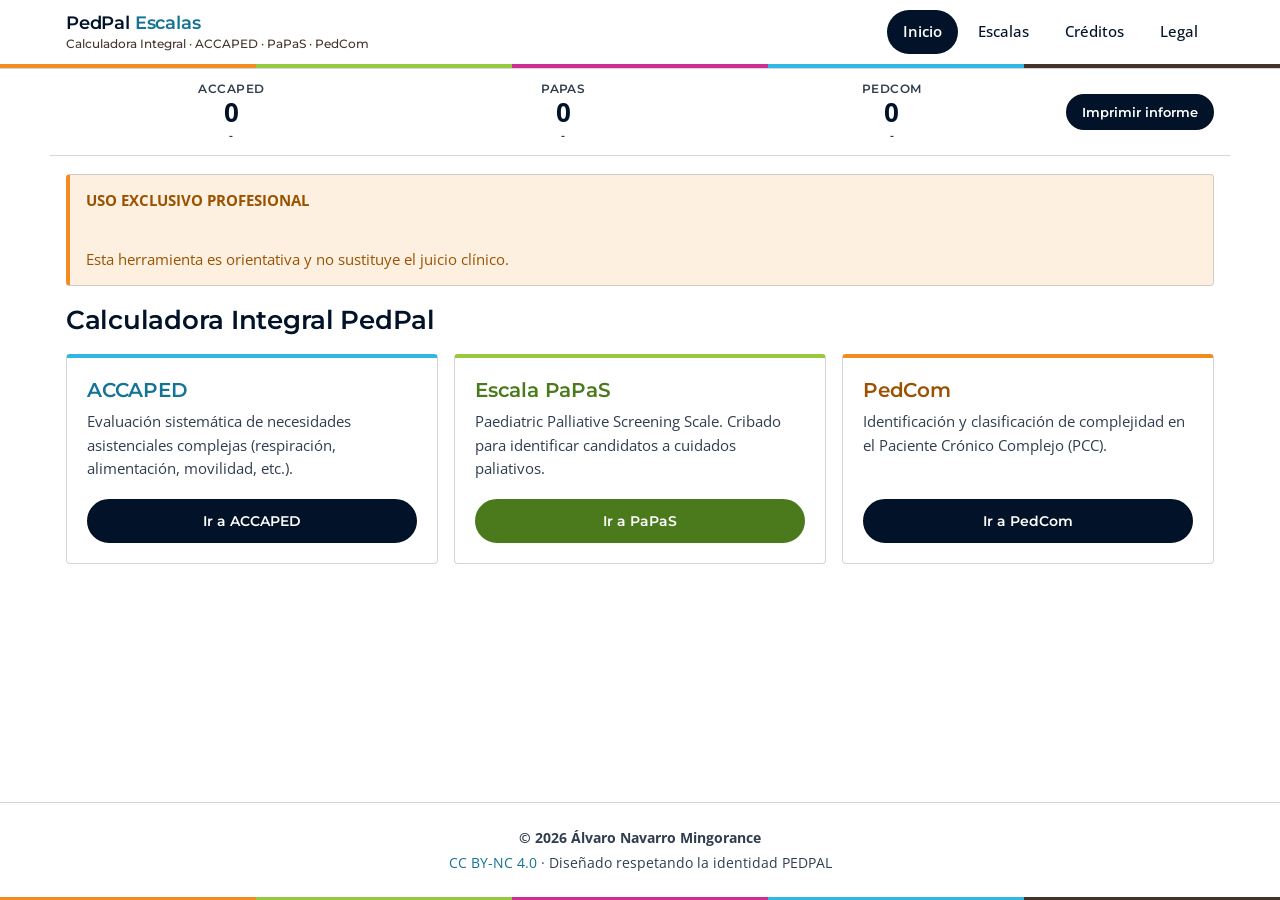
<file: index.html>
<!DOCTYPE html>
<html lang="es">

<head>
    <meta charset="UTF-8">
    <meta name="viewport" content="width=device-width, initial-scale=1.0, viewport-fit=cover">
    <meta name="theme-color" content="#ffffff">
    <meta name="color-scheme" content="light">
    <meta name="author" content="Álvaro Navarro Mingorance">
    <meta name="description" content="Calculadora Integral PedPal — ACCAPED, Escala PaPaS y PedCom Ampliada para cuidados paliativos pediátricos.">

    <!-- PWA -->
    <link rel="manifest" href="./manifest.webmanifest">
    <link rel="icon" href="./icon.svg" type="image/svg+xml">
    <link rel="icon" href="./favicon-32.png" sizes="32x32" type="image/png">
    <link rel="apple-touch-icon" href="./apple-touch-icon.png">
    <meta name="apple-mobile-web-app-capable" content="yes">
    <meta name="mobile-web-app-capable" content="yes">
    <meta name="apple-mobile-web-app-status-bar-style" content="default">
    <meta name="apple-mobile-web-app-title" content="PedPal Escalas">

    <!-- Fuentes PEDPAL -->
    <link rel="preconnect" href="https://fonts.googleapis.com">
    <link rel="preconnect" href="https://fonts.gstatic.com" crossorigin>
    <link rel="stylesheet" href="https://fonts.googleapis.com/css2?family=Montserrat:wght@500;600&family=Open+Sans:ital,wght@0,400;0,600;0,700;1,400&display=swap">

    <title>Calculadora Integral PedPal</title>
    <link rel="stylesheet" href="css/style.css">
</head>

<body>

    <!-- CABECERA STICKY + franja -->
    <header class="pp-header">
        <div class="wrap">
            <div class="bar">
                <a class="brand" href="#home" aria-label="Inicio PedPal Escalas">
                    <h1>PedPal<span> Escalas</span></h1>
                    <p>Calculadora Integral · ACCAPED · PaPaS · PedCom</p>
                </a>
                <nav class="pp-top-nav" aria-label="Secciones principales">
                    <ul>
                        <li><a class="nav-link active" href="#home" data-target="home">Inicio</a></li>
                        <li><a class="nav-link" href="#calculator" data-target="calculator">Escalas</a></li>
                        <li><a class="nav-link" href="#credits" data-target="credits">Créditos</a></li>
                        <li><a class="nav-link" href="#legal" data-target="legal">Legal</a></li>
                    </ul>
                </nav>
            </div>
        </div>
        <div class="franja" aria-hidden="true">
            <i></i><i></i><i></i><i></i><i></i>
        </div>
    </header>

    <!-- DASHBOARD bar con scores -->
    <div class="dashboard-bar" role="region" aria-label="Resumen de puntuaciones">
        <div class="dash-item">
            <span class="dash-label">ACCAPED</span>
            <span class="dash-value" id="dash-acca-score">0</span>
            <span class="dash-interp" id="dash-acca-interp">-</span>
        </div>
        <div class="dash-item">
            <span class="dash-label">PaPaS</span>
            <span class="dash-value" id="dash-papas-score">0</span>
            <span class="dash-interp" id="dash-papas-interp">-</span>
        </div>
        <div class="dash-item">
            <span class="dash-label">PedCom</span>
            <span class="dash-value" id="dash-pedcom-score">0</span>
            <span class="dash-interp" id="dash-pedcom-interp">-</span>
        </div>
        <div class="dash-item action">
            <button class="btn btn-sm btn-primary" onclick="printReport()">Imprimir informe</button>
        </div>
    </div>

    <main class="pp-main">
        <div class="wrap">

            <!-- SECTION: HOME -->
            <section id="home" class="section-container active" aria-labelledby="home-title">
                <div class="card disclaimer-box">
                    <strong>USO EXCLUSIVO PROFESIONAL</strong><br>
                    Esta herramienta es orientativa y no sustituye el juicio clínico.
                </div>

                <h1 class="page-title" id="home-title">Calculadora Integral PedPal</h1>

                <div class="home-grid">
                    <div class="scale-card acca">
                        <h3>ACCAPED</h3>
                        <p>Evaluación sistemática de necesidades asistenciales complejas
                            (respiración, alimentación, movilidad, etc.).</p>
                        <button class="btn btn-primary" onclick="goToScale('acca')">Ir a ACCAPED</button>
                    </div>

                    <div class="scale-card papas">
                        <h3>Escala PaPaS</h3>
                        <p>Paediatric Palliative Screening Scale. Cribado para identificar
                            candidatos a cuidados paliativos.</p>
                        <button class="btn btn-success" onclick="goToScale('papas')">Ir a PaPaS</button>
                    </div>

                    <div class="scale-card pedcom">
                        <h3>PedCom</h3>
                        <p>Identificación y clasificación de complejidad en el
                            Paciente Crónico Complejo (PCC).</p>
                        <button class="btn btn-primary" onclick="goToScale('pedcom')">Ir a PedCom</button>
                    </div>
                </div>
            </section>

            <!-- SECTION: CALCULATOR -->
            <section id="calculator" class="section-container" aria-labelledby="calc-title">
                <h1 class="page-title" id="calc-title">Calculadora Integral</h1>

                <div class="patient-form">
                    <div class="form-group">
                        <label for="pt_name">Nombre del paciente</label>
                        <input type="text" id="pt_name" placeholder="Nombre o iniciales">
                    </div>
                    <div class="form-group">
                        <label for="pt_id">NHC / ID</label>
                        <input type="text" id="pt_id" placeholder="Nº historia clínica">
                    </div>
                    <div class="form-group">
                        <label for="pt_dob">Fecha nacimiento</label>
                        <input type="date" id="pt_dob">
                    </div>
                    <div class="form-group">
                        <label for="evaluator">Evaluador</label>
                        <input type="text" id="evaluator" placeholder="Nombre del profesional">
                    </div>
                    <div class="form-group">
                        <label for="eval_date">Fecha evaluación</label>
                        <input type="date" id="eval_date">
                    </div>
                </div>

                <div class="calc-tabs" role="tablist" aria-label="Escalas disponibles">
                    <button class="calc-tab-btn active" data-target="acca" type="button">ACCAPED</button>
                    <button class="calc-tab-btn" data-target="papas" type="button">Escala PaPaS</button>
                    <button class="calc-tab-btn" data-target="pedcom" type="button">PedCom Ampliada</button>
                </div>

                <div id="acca-wrapper" class="calc-content active">
                    <div id="acca-view"></div>

                    <div id="acca-report-footer" class="report-result-box" style="display:none;">
                        <h4>Resultado ACCAPED</h4>
                        <div class="report-score" id="report-acca-score">-</div>
                        <div class="report-interp" id="report-acca-interp">-</div>
                    </div>

                    <div class="actions" style="margin-top: 16px; justify-content: flex-end;">
                        <button class="btn btn-secondary btn-sm" onclick="resetScale('acca')" type="button">Limpiar ACCAPED</button>
                    </div>
                </div>

                <div id="papas-wrapper" class="calc-content">
                    <div id="papas-view"></div>

                    <div id="papas-report-footer" class="report-result-box" style="display:none;">
                        <h4>Resultado PaPaS</h4>
                        <div class="report-score" id="report-papas-score">-</div>
                        <div class="report-interp" id="report-papas-interp">-</div>
                    </div>

                    <div class="actions" style="margin-top: 16px; justify-content: flex-end;">
                        <button class="btn btn-secondary btn-sm" onclick="resetScale('papas')" type="button">Limpiar PaPaS</button>
                    </div>
                </div>

                <div id="pedcom-wrapper" class="calc-content">
                    <div id="pedcom-phase1"></div>

                    <div id="phase-2-container">
                        <div class="phase-notice">
                            PACIENTE IDENTIFICADO COMO CRÓNICO COMPLEJO (puntuación ≥ 6.5).<br>
                            Complete los siguientes ítems para establecer el grado de complejidad.
                        </div>
                        <div id="pedcom-phase2"></div>
                    </div>

                    <div id="pedcom-report-footer" class="report-result-box" style="display:none;">
                        <h4>Resultado PedCom</h4>
                        <div class="report-score" id="report-pedcom-score">-</div>
                        <div class="report-interp" id="report-pedcom-interp">-</div>
                    </div>

                    <div class="actions" style="margin-top: 16px; justify-content: flex-end;">
                        <button class="btn btn-secondary btn-sm" onclick="resetScale('pedcom')" type="button">Limpiar PedCom</button>
                    </div>
                </div>

                <p style="margin-top: 24px; font-size: 0.82rem; color: var(--pp-ink-muted); text-align: center;">
                    * Los resultados son orientativos y deben interpretarse por un profesional sanitario en el contexto clínico del paciente.
                </p>
            </section>

            <!-- SECTION: CREDITS -->
            <section id="credits" class="section-container" aria-labelledby="credits-title">
                <h1 class="page-title" id="credits-title">Créditos y bibliografía</h1>
                <div class="card">
                    <h3>Bibliografía</h3>
                    <ul class="credits-list">
                        <li><strong>ACCAPED:</strong> Benini F, et al. <em>«Accertamento dei bisogni Clinico-Assistenziali Complessi in PEDiatria»</em>. Validación italiana de herramienta de evaluación de complejidad asistencial.</li>
                        <li><strong>PaPaS Scale:</strong> Bergstraesser E, et al. <em>«Paediatric Palliative Screening Scale (PaPaS Scale): assessment of palliative care needs in children with life-limiting diseases»</em>.</li>
                        <li><strong>PedCom Ampliada:</strong> Basado en tesis doctoral y publicaciones en <em>Anales de Pediatría</em> sobre identificación y clasificación de pacientes crónicos complejos pediátricos.</li>
                    </ul>
                </div>

                <div class="card">
                    <h3>Licencia</h3>
                    <p>© 2026 Álvaro Navarro Mingorance. Esta aplicación es una obra derivada para uso profesional y docente.</p>
                    <p>Publicada bajo licencia <a href="https://creativecommons.org/licenses/by-nc/4.0/deed.es" target="_blank" rel="noopener">Creative Commons Reconocimiento-NoComercial 4.0 Internacional (CC BY-NC 4.0)</a>.</p>
                    <p style="font-size: 0.85rem; color: var(--pp-ink-muted);">La licencia cubre el código y textos propios de la app. El material de referencia (escalas publicadas, manuales y artículos citados) conserva los derechos de sus titulares.</p>
                </div>
            </section>

            <!-- SECTION: LEGAL -->
            <section id="legal" class="section-container" aria-labelledby="legal-title">
                <h1 class="page-title" id="legal-title">Aviso legal y clínico</h1>
                <div class="card disclaimer-box">
                    <strong>AVISO IMPORTANTE:</strong>
                    <p style="margin: 8px 0 0 0;">El uso de esta aplicación está destinado exclusivamente a profesionales sanitarios. La información y los cálculos tienen carácter orientativo y no sustituyen el juicio clínico ni el diagnóstico médico. El autor no se responsabiliza del uso inadecuado de la herramienta ni de las decisiones clínicas tomadas en base a sus resultados.</p>
                </div>
                <div class="card">
                    <h3>Identidad</h3>
                    <p>El diseño sigue el sistema de identidad visual PEDPAL (Sociedad Española de Cuidados Paliativos Pediátricos): tipografías Montserrat y Open Sans, paleta corporativa (naranja, verde, fucsia, azul, marrón) y franja multicolor.</p>
                </div>
                <div class="card">
                    <h3>Instalación como aplicación (PWA)</h3>
                    <p><strong>Android (Chrome):</strong> abra la URL → menú ⋮ → «Instalar app».</p>
                    <p><strong>iOS (Safari):</strong> abra la URL → Compartir → «Añadir a pantalla de inicio».</p>
                    <p style="font-size: 0.85rem; color: var(--pp-ink-muted);">Tras la primera carga, la app funciona sin conexión.</p>
                </div>
            </section>

        </div>
    </main>

    <footer class="pp-foot">
        <div class="wrap">
            <p><strong>© 2026 Álvaro Navarro Mingorance</strong></p>
            <p><a href="https://creativecommons.org/licenses/by-nc/4.0/deed.es" target="_blank" rel="noopener">CC BY-NC 4.0</a> · Diseñado respetando la identidad PEDPAL</p>
        </div>
    </footer>

    <div class="franja fina" aria-hidden="true">
        <i></i><i></i><i></i><i></i><i></i>
    </div>

    <!-- Espacio para no tapar contenido con la bottom nav -->
    <div class="pp-bottom-pad" aria-hidden="true"></div>

    <!-- NAV INFERIOR fija (móvil/tablet) -->
    <nav class="pp-bottom-nav" aria-label="Navegación principal (móvil)">
        <ul>
            <li>
                <a class="nav-link active" href="#home" data-target="home" aria-label="Inicio">
                    <span class="pill-ic" aria-hidden="true">
                        <svg viewBox="0 0 24 24" fill="none" stroke="currentColor" stroke-width="2" stroke-linecap="round" stroke-linejoin="round"><path d="M3 10 L12 3 L21 10 V20 a1 1 0 0 1 -1 1 H4 a1 1 0 0 1 -1 -1 Z"/><path d="M9 21 V12 h6 v9"/></svg>
                    </span>
                    <span>Inicio</span>
                </a>
            </li>
            <li>
                <a class="nav-link" href="#calculator" data-target="calculator" aria-label="Escalas">
                    <span class="pill-ic" aria-hidden="true">
                        <svg viewBox="0 0 24 24" fill="none" stroke="currentColor" stroke-width="2" stroke-linecap="round" stroke-linejoin="round"><rect x="3" y="4" width="18" height="16" rx="2"/><line x1="7" y1="9" x2="17" y2="9"/><line x1="7" y1="13" x2="17" y2="13"/><line x1="7" y1="17" x2="13" y2="17"/></svg>
                    </span>
                    <span>Escalas</span>
                </a>
            </li>
            <li>
                <button class="nav-link print-btn" type="button" onclick="printReport()" aria-label="Imprimir informe">
                    <span class="pill-ic" aria-hidden="true">
                        <svg viewBox="0 0 24 24" fill="none" stroke="currentColor" stroke-width="2" stroke-linecap="round" stroke-linejoin="round"><path d="M14 2 H6 a2 2 0 0 0 -2 2 v16 a2 2 0 0 0 2 2 h12 a2 2 0 0 0 2 -2 V8 Z"/><polyline points="14 2 14 8 20 8"/><line x1="8" y1="13" x2="16" y2="13"/><line x1="8" y1="17" x2="14" y2="17"/></svg>
                    </span>
                    <span>Informe</span>
                </button>
            </li>
            <li>
                <a class="nav-link" href="#credits" data-target="credits" aria-label="Créditos">
                    <span class="pill-ic" aria-hidden="true">
                        <svg viewBox="0 0 24 24" fill="none" stroke="currentColor" stroke-width="2" stroke-linecap="round" stroke-linejoin="round"><path d="M2 3 h6 a4 4 0 0 1 4 4 v14 a3 3 0 0 0 -3 -3 H2Z"/><path d="M22 3 h-6 a4 4 0 0 0 -4 4 v14 a3 3 0 0 1 3 -3 h7Z"/></svg>
                    </span>
                    <span>Créditos</span>
                </a>
            </li>
            <li>
                <a class="nav-link" href="#legal" data-target="legal" aria-label="Legal">
                    <span class="pill-ic" aria-hidden="true">
                        <svg viewBox="0 0 24 24" fill="none" stroke="currentColor" stroke-width="2" stroke-linecap="round" stroke-linejoin="round"><circle cx="12" cy="12" r="10"/><line x1="12" y1="16" x2="12" y2="12"/><line x1="12" y1="8" x2="12.01" y2="8"/></svg>
                    </span>
                    <span>Legal</span>
                </a>
            </li>
        </ul>
    </nav>

    <!-- SCRIPTS -->
    <script src="js/data.js"></script>
    <script src="js/app.js"></script>

    <!-- Bridge: sincroniza .active entre top-nav y bottom-nav con el mismo data-target -->
    <script>
        (function () {
            function syncNav(target) {
                document.querySelectorAll('.nav-link[data-target]').forEach(function (el) {
                    if (el.getAttribute('data-target') === target) el.classList.add('active');
                    else el.classList.remove('active');
                });
            }
            // Delegación: tras cualquier click sobre un .nav-link con data-target, sincroniza ambos navs
            document.addEventListener('click', function (e) {
                var el = e.target.closest('.nav-link[data-target]');
                if (!el) return;
                var t = el.getAttribute('data-target');
                if (!t) return;
                // app.js ya habrá cambiado el section-container; sincronizamos navs
                setTimeout(function () { syncNav(t); }, 0);
            });
        })();

        // Service worker
        if ('serviceWorker' in navigator) {
            window.addEventListener('load', function () {
                navigator.serviceWorker.register('./sw.js').catch(function () {});
            });
        }
    </script>
</body>

</html>
</file>
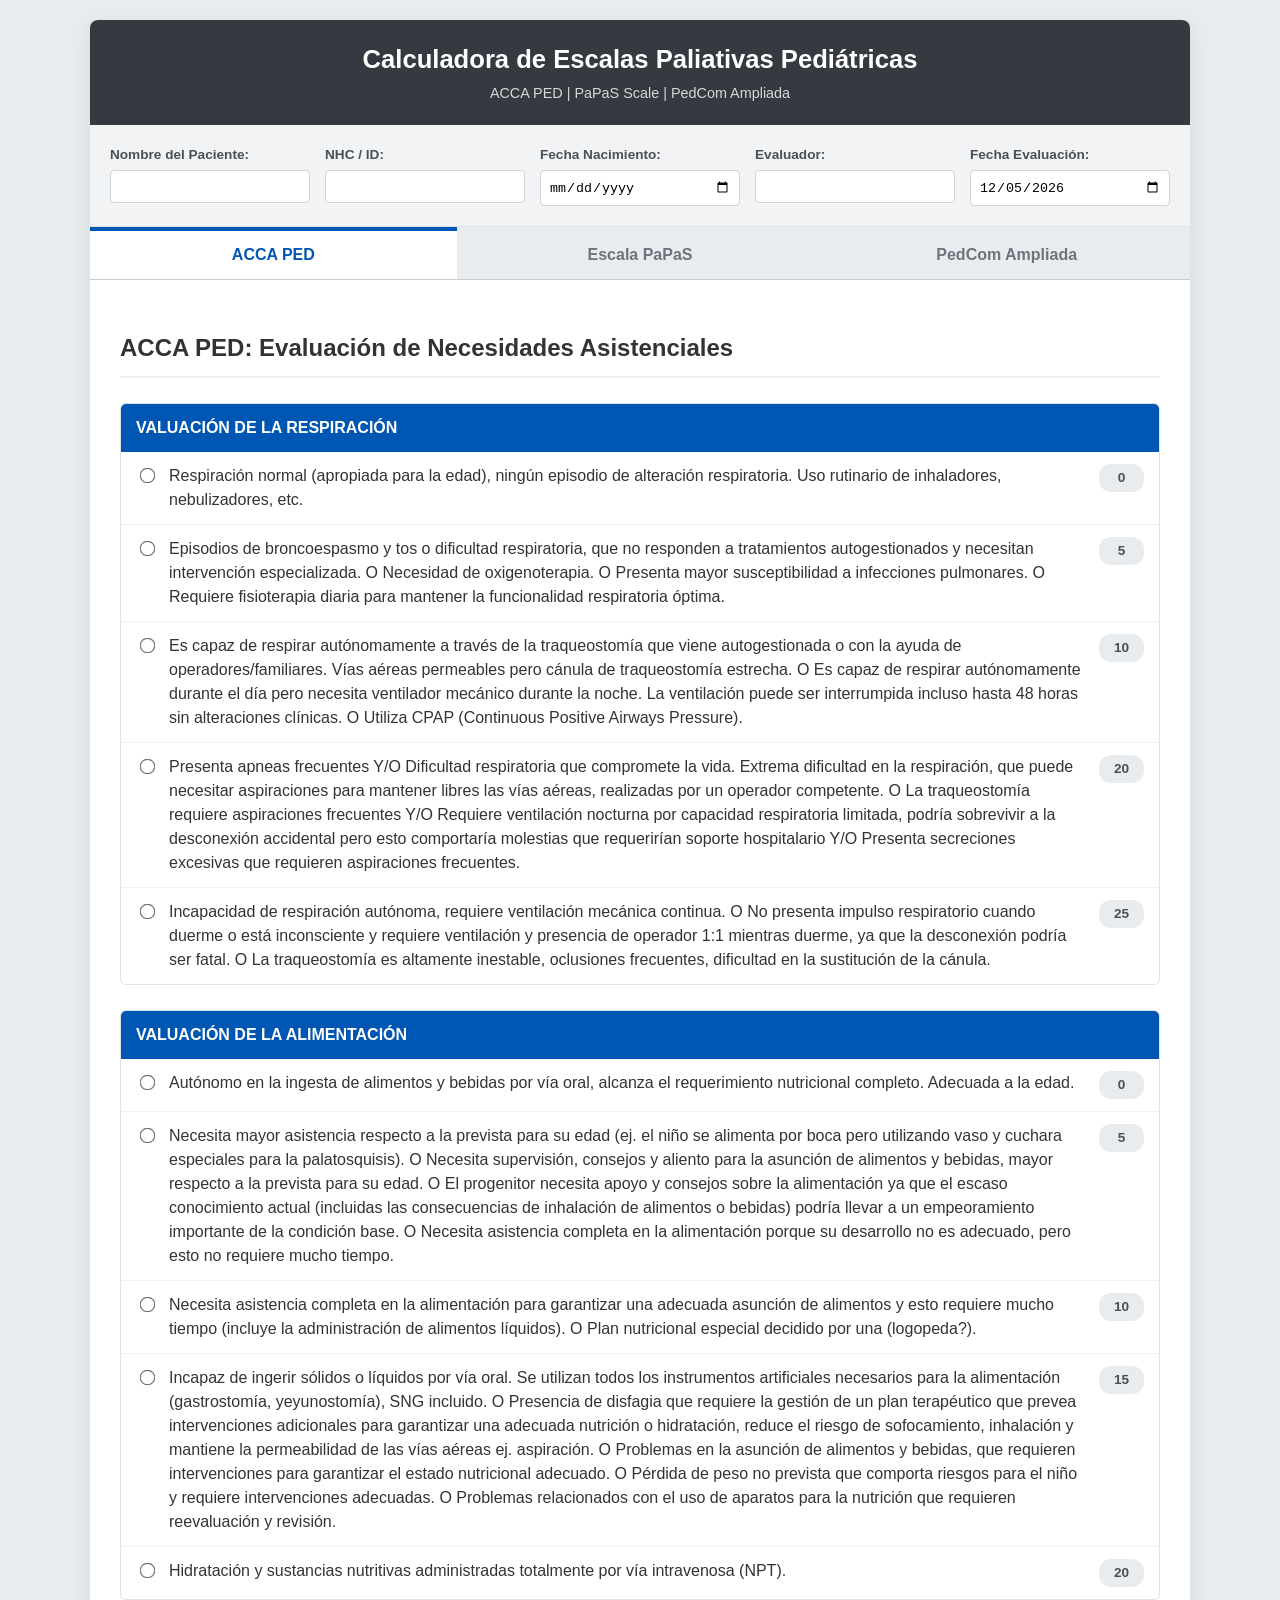
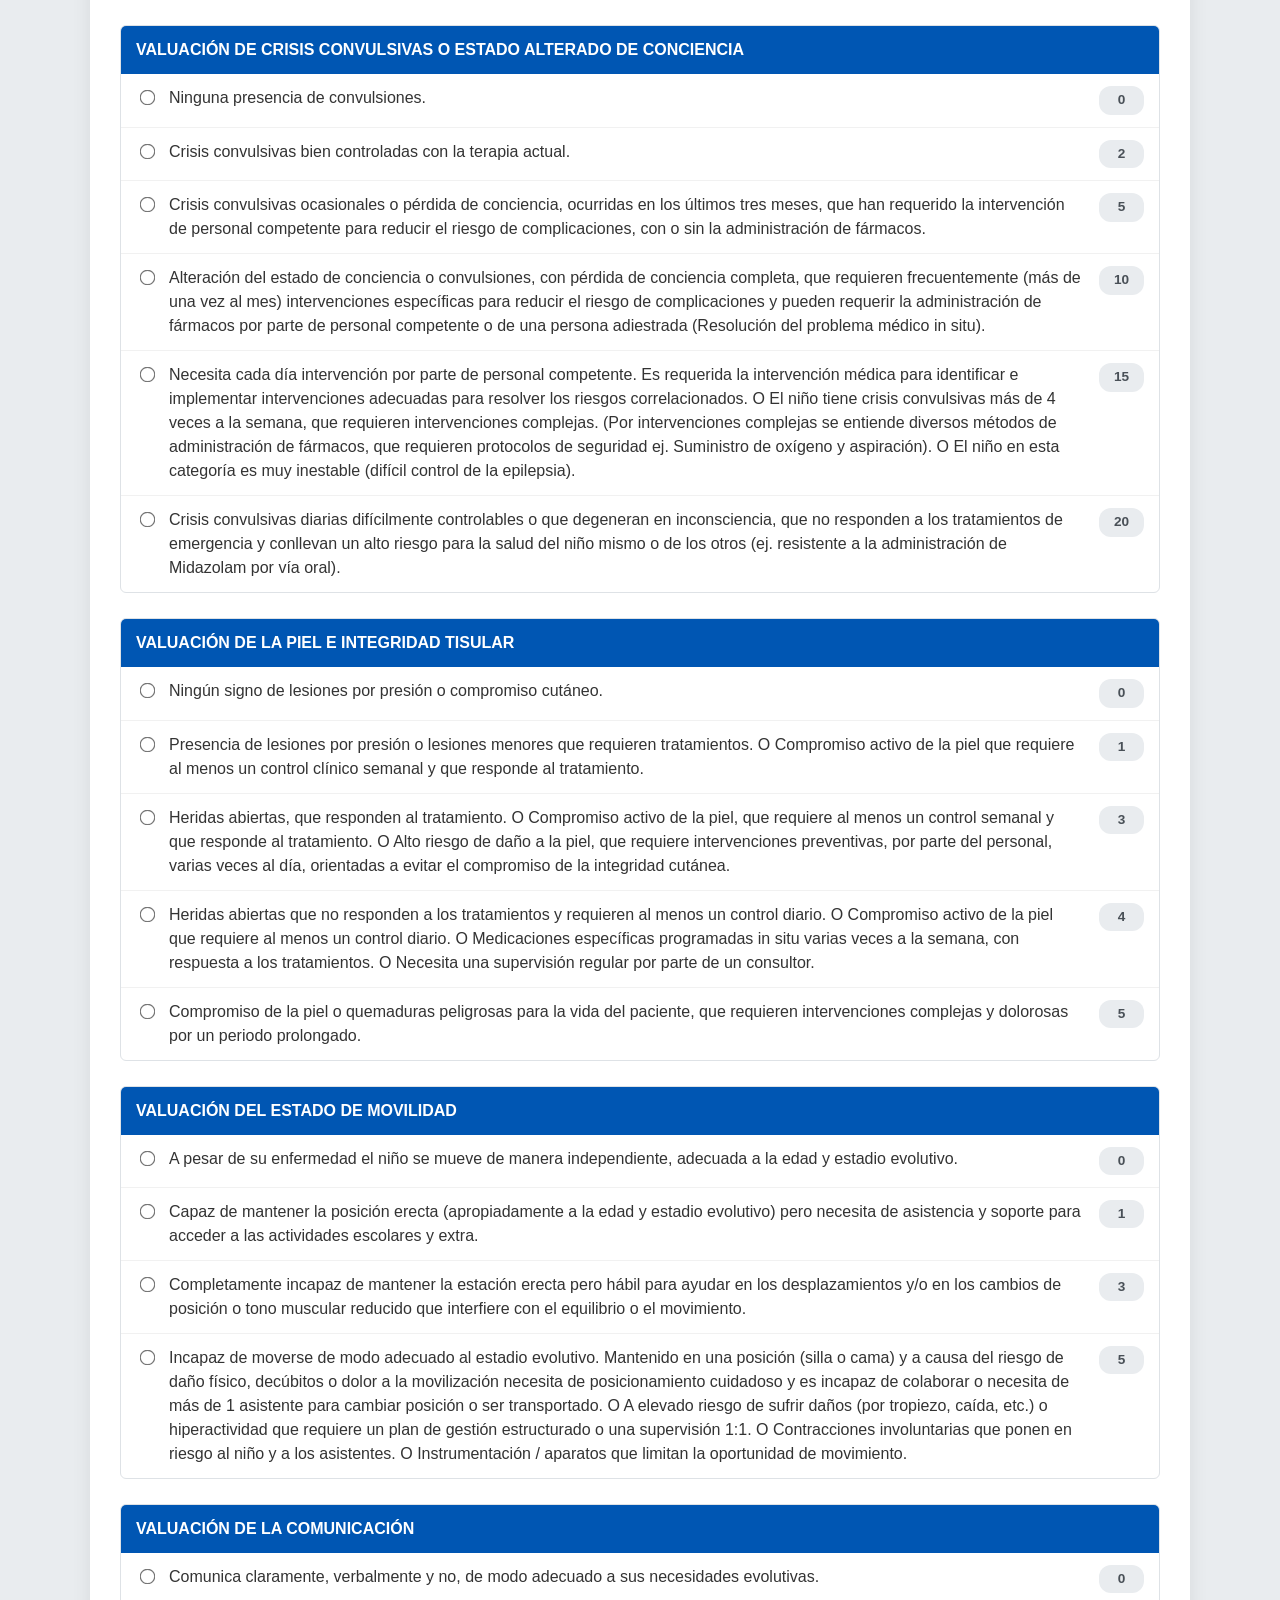
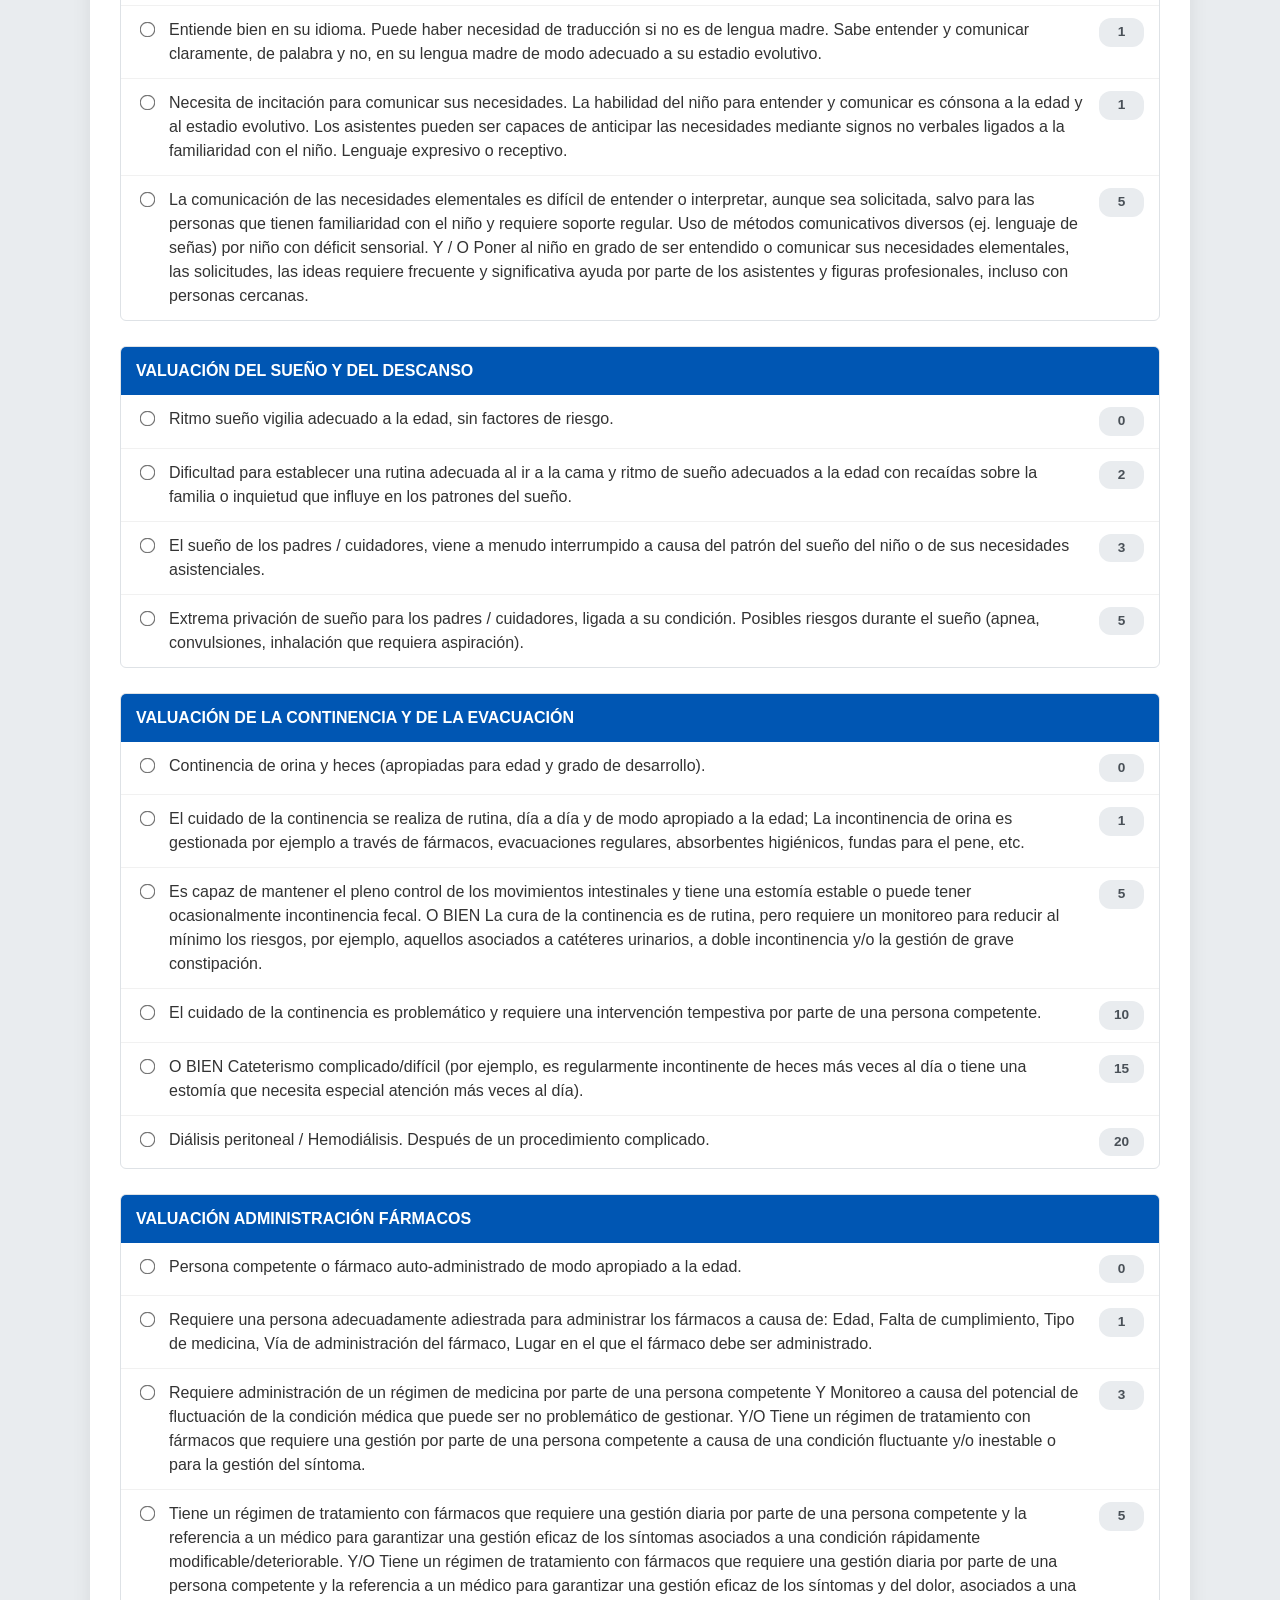
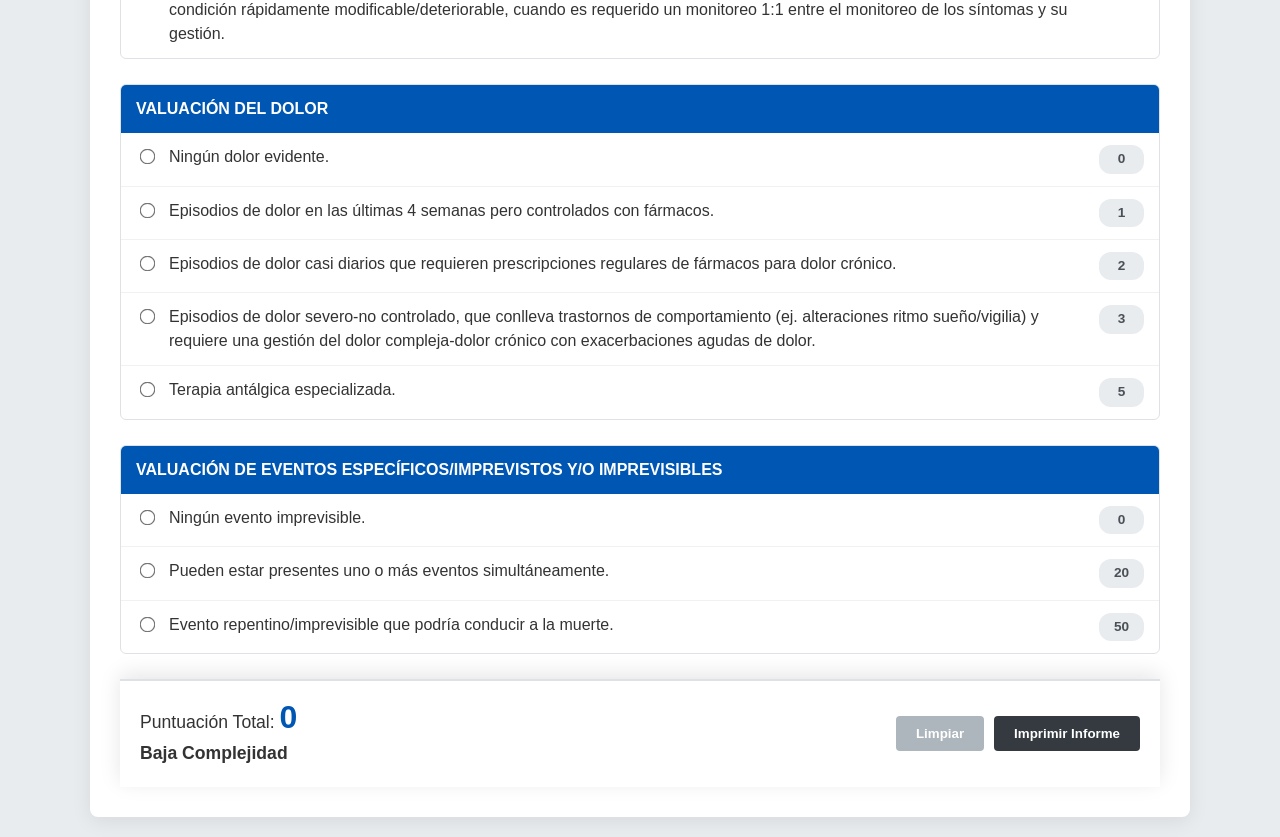
<file: calculadora2.html>
<!DOCTYPE html>
<html lang="es">
<head>
    <meta charset="UTF-8">
    <meta name="viewport" content="width=device-width, initial-scale=1.0">
    <title>Calculadora Integral Cuidados Paliativos Pediátricos</title>
    <style>
        :root {
            --primary: #0056b3; /* Azul ACCA */
            --secondary: #2c7a7b; /* Teal PaPaS */
            --tertiary: #2c3e50; /* Gris Oscuro PedCom */
            --light: #f8f9fa;
            --border: #dee2e6;
            --white: #ffffff;
        }

        body {
            font-family: 'Segoe UI', Tahoma, Geneva, Verdana, sans-serif;
            background-color: #e9ecef;
            margin: 0;
            padding: 20px;
            color: #333;
            line-height: 1.5;
        }

        .main-wrapper {
            max-width: 1100px;
            margin: 0 auto;
            background: var(--white);
            border-radius: 8px;
            box-shadow: 0 4px 20px rgba(0,0,0,0.08);
            overflow: hidden;
        }

        /* --- CABECERA Y DATOS PACIENTE --- */
        header {
            background-color: #343a40;
            color: white;
            padding: 20px;
            text-align: center;
        }

        header h1 { margin: 0; font-size: 1.6rem; }
        header p { margin: 5px 0 0; opacity: 0.8; font-size: 0.9rem; }

        .patient-data {
            background-color: #f1f3f5;
            padding: 20px;
            border-bottom: 1px solid var(--border);
            display: grid;
            grid-template-columns: repeat(auto-fit, minmax(200px, 1fr));
            gap: 15px;
        }

        .form-group label {
            display: block;
            font-weight: 700;
            font-size: 0.85rem;
            margin-bottom: 5px;
            color: #495057;
        }

        .form-group input {
            width: 100%;
            padding: 8px;
            border: 1px solid #ced4da;
            border-radius: 4px;
            box-sizing: border-box;
        }

        /* --- NAVEGACIÓN TABS --- */
        .tabs {
            display: flex;
            background-color: #e9ecef;
            border-bottom: 1px solid #ccc;
        }

        .tab-btn {
            flex: 1;
            background-color: inherit;
            border: none;
            outline: none;
            cursor: pointer;
            padding: 15px 20px;
            transition: 0.3s;
            font-weight: 700;
            font-size: 1rem;
            color: #6c757d;
            border-top: 4px solid transparent;
        }

        .tab-btn:hover { background-color: #dee2e6; }

        .tab-btn.active {
            background-color: var(--white);
            color: #333;
        }

        /* Colores específicos por Tab */
        .tab-btn[data-tab="acca"].active { border-top-color: var(--primary); color: var(--primary); }
        .tab-btn[data-tab="papas"].active { border-top-color: var(--secondary); color: var(--secondary); }
        .tab-btn[data-tab="pedcom"].active { border-top-color: var(--tertiary); color: var(--tertiary); }

        /* --- CONTENIDO --- */
        .tab-content {
            display: none;
            padding: 30px;
            animation: fadeEffect 0.4s;
        }
        .tab-content.active { display: block; }

        @keyframes fadeEffect { from {opacity: 0;} to {opacity: 1;} }

        /* --- ESTILOS DE LAS ESCALAS --- */
        .scale-title {
            padding-bottom: 10px;
            margin-bottom: 25px;
            border-bottom: 2px solid #eee;
            color: #333;
        }

        .section-box {
            border: 1px solid var(--border);
            border-radius: 6px;
            margin-bottom: 25px;
            overflow: hidden;
            background: #fff;
        }

        .section-header {
            padding: 12px 15px;
            font-weight: 700;
            color: #fff;
            font-size: 1rem;
        }

        /* Colores de cabecera de sección según escala */
        #acca .section-header { background-color: var(--primary); }
        #papas .section-header { background-color: var(--secondary); }
        #pedcom .section-header { background-color: var(--tertiary); }

        .item-row {
            display: flex;
            padding: 12px 15px;
            border-bottom: 1px solid #f1f1f1;
            cursor: pointer;
            transition: background 0.2s;
        }

        .item-row:hover { background-color: #f8f9fa; }
        .item-row:last-child { border-bottom: none; }

        .item-row label {
            width: 100%;
            cursor: pointer;
            display: flex;
            align-items: flex-start;
        }

        .item-row input {
            margin-top: 5px;
            margin-right: 15px;
            transform: scale(1.2);
            flex-shrink: 0;
        }

        .item-text { flex-grow: 1; }

        .badge-score {
            margin-left: 15px;
            background: #e9ecef;
            padding: 4px 10px;
            border-radius: 12px;
            font-size: 0.85rem;
            font-weight: bold;
            min-width: 25px;
            text-align: center;
            color: #495057;
        }

        .item-row.selected {
            background-color: #e2e6ea;
        }
        
        /* Colores de selección específicos */
        #acca .item-row.selected { background-color: #cfe2ff; }
        #papas .item-row.selected { background-color: #e6fffa; }
        #pedcom .item-row.selected { background-color: #e9ecef; }

        /* --- PEDCOM FASE 2 --- */
        #phase-2-container {
            display: none;
            border: 2px solid var(--tertiary);
            padding: 20px;
            margin-top: 30px;
            border-radius: 6px;
            background-color: #f8f9fa;
        }
        .phase-notice {
            background-color: var(--tertiary);
            color: white;
            padding: 10px;
            text-align: center;
            font-weight: bold;
            margin: -20px -20px 20px -20px;
        }

        /* --- RESULTADOS FOOTER --- */
        .results-box {
            position: sticky;
            bottom: 0;
            background: white;
            padding: 20px;
            border-top: 2px solid var(--border);
            box-shadow: 0 -5px 20px rgba(0,0,0,0.1);
            display: flex;
            justify-content: space-between;
            align-items: center;
            margin-top: 20px;
            z-index: 1000;
        }

        .score-info { font-size: 1.1rem; }
        .total-number { font-size: 2rem; font-weight: 800; line-height: 1; }
        .interpretation { display: block; font-weight: 600; margin-top: 5px; }

        /* Colores resultados */
        #acca-score-val { color: var(--primary); }
        #papas-score-val { color: var(--secondary); }
        #pedcom-score-val { color: var(--tertiary); }

        .btn-group { display: flex; gap: 10px; }
        
        button.btn-action {
            padding: 10px 20px;
            border: none;
            border-radius: 4px;
            cursor: pointer;
            font-weight: bold;
            color: white;
            transition: 0.2s;
        }

        .btn-print { background-color: #343a40; }
        .btn-print:hover { background-color: #23272b; }
        .btn-reset { background-color: #adb5bd; }
        .btn-reset:hover { background-color: #868e96; }

        /* --- IMPRESIÓN --- */
        @media print {
            body { padding: 0; background: white; }
            .main-wrapper { box-shadow: none; border: none; width: 100%; max-width: 100%; }
            .tabs, .btn-group { display: none; }
            .tab-content { display: none; padding: 0; }
            .tab-content.active { display: block; }
            .results-box { position: static; border: 1px solid #000; box-shadow: none; margin-top: 20px; }
            .item-row:not(.selected) { display: none; } /* Ocultar no seleccionados */
            .item-row { border-bottom: 1px solid #ddd; }
            .section-box { border: none; margin-bottom: 10px; }
            .section-header { color: #000; background: #eee !important; border-bottom: 1px solid #000; }
            input { display: none; } /* Ocultar radios al imprimir para limpieza */
            #phase-2-container { display: block !important; border: 1px solid #000; }
        }
    </style>
</head>
<body>

<div class="main-wrapper">
    <header>
        <h1>Calculadora de Escalas Paliativas Pediátricas</h1>
        <p>ACCA PED | PaPaS Scale | PedCom Ampliada</p>
    </header>

    <!-- DATOS DEL PACIENTE (Comunes) -->
    <div class="patient-data">
        <div class="form-group">
            <label>Nombre del Paciente:</label>
            <input type="text" id="pt_name">
        </div>
        <div class="form-group">
            <label>NHC / ID:</label>
            <input type="text" id="pt_id">
        </div>
        <div class="form-group">
            <label>Fecha Nacimiento:</label>
            <input type="date" id="pt_dob">
        </div>
        <div class="form-group">
            <label>Evaluador:</label>
            <input type="text" id="evaluator">
        </div>
        <div class="form-group">
            <label>Fecha Evaluación:</label>
            <input type="date" id="eval_date">
        </div>
    </div>

    <!-- TABS -->
    <div class="tabs">
        <button class="tab-btn active" onclick="openTab(event, 'acca')" data-tab="acca">ACCA PED</button>
        <button class="tab-btn" onclick="openTab(event, 'papas')" data-tab="papas">Escala PaPaS</button>
        <button class="tab-btn" onclick="openTab(event, 'pedcom')" data-tab="pedcom">PedCom Ampliada</button>
    </div>

    <!-- =========================== ACCA PED =========================== -->
    <div id="acca" class="tab-content active">
        <h2 class="scale-title">ACCA PED: Evaluación de Necesidades Asistenciales</h2>
        <div id="acca-container"></div>
        
        <div class="results-box">
            <div class="score-info">
                Puntuación Total: <span class="total-number" id="acca-score-val">0</span>
                <span id="acca-interp" class="interpretation">Baja Complejidad</span>
            </div>
            <div class="btn-group">
                <button class="btn-action btn-reset" onclick="resetAcca()">Limpiar</button>
                <button class="btn-action btn-print" onclick="window.print()">Imprimir Informe</button>
            </div>
        </div>
    </div>

    <!-- =========================== PaPaS =========================== -->
    <div id="papas" class="tab-content">
        <h2 class="scale-title">Escala PaPaS: Screening de Cuidados Paliativos</h2>
        <div id="papas-container"></div>

        <div class="results-box">
            <div class="score-info">
                Puntuación Total: <span class="total-number" id="papas-score-val">0</span>
                <span id="papas-interp" class="interpretation">Monitorización Estándar</span>
            </div>
            <div class="btn-group">
                <button class="btn-action btn-reset" onclick="resetPapas()">Limpiar</button>
                <button class="btn-action btn-print" onclick="window.print()">Imprimir Informe</button>
            </div>
        </div>
    </div>

    <!-- =========================== PedCom =========================== -->
    <div id="pedcom" class="tab-content">
        <h2 class="scale-title">PedCom Ampliada: Crónico Complejo</h2>
        <div id="pedcom-phase1"></div>

        <div id="phase-2-container">
            <div class="phase-notice">
                PACIENTE IDENTIFICADO COMO CRÓNICO COMPLEJO (Puntuación ≥ 6.5).<br>
                Complete los siguientes ítems para establecer el grado de complejidad.
            </div>
            <div id="pedcom-phase2"></div>
        </div>

        <div class="results-box">
            <div class="score-info">
                Puntuación Total: <span class="total-number" id="pedcom-score-val">0</span>
                <span id="pedcom-interp" class="interpretation">No cumple criterios PCC</span>
            </div>
            <div class="btn-group">
                <button class="btn-action btn-reset" onclick="resetPedcom()">Limpiar</button>
                <button class="btn-action btn-print" onclick="window.print()">Imprimir Informe</button>
            </div>
        </div>
    </div>

</div>

<script>
    document.getElementById('eval_date').valueAsDate = new Date();

    /* ==========================================================================
       DATOS: ACCA PED (Literal del PDF 1)
       ========================================================================== */
    const accaData = [
        {
            title: "VALUACIÓN DE LA RESPIRACIÓN",
            items: [
                {t: "Respiración normal (apropiada para la edad), ningún episodio de alteración respiratoria. Uso rutinario de inhaladores, nebulizadores, etc.", s:0},
                {t: "Episodios de broncoespasmo y tos o dificultad respiratoria, que no responden a tratamientos autogestionados y necesitan intervención especializada. O Necesidad de oxigenoterapia. O Presenta mayor susceptibilidad a infecciones pulmonares. O Requiere fisioterapia diaria para mantener la funcionalidad respiratoria óptima.", s:5},
                {t: "Es capaz de respirar autónomamente a través de la traqueostomía que viene autogestionada o con la ayuda de operadores/familiares. Vías aéreas permeables pero cánula de traqueostomía estrecha. O Es capaz de respirar autónomamente durante el día pero necesita ventilador mecánico durante la noche. La ventilación puede ser interrumpida incluso hasta 48 horas sin alteraciones clínicas. O Utiliza CPAP (Continuous Positive Airways Pressure).", s:10},
                {t: "Presenta apneas frecuentes Y/O Dificultad respiratoria que compromete la vida. Extrema dificultad en la respiración, que puede necesitar aspiraciones para mantener libres las vías aéreas, realizadas por un operador competente. O La traqueostomía requiere aspiraciones frecuentes Y/O Requiere ventilación nocturna por capacidad respiratoria limitada, podría sobrevivir a la desconexión accidental pero esto comportaría molestias que requerirían soporte hospitalario Y/O Presenta secreciones excesivas que requieren aspiraciones frecuentes.", s:20},
                {t: "Incapacidad de respiración autónoma, requiere ventilación mecánica continua. O No presenta impulso respiratorio cuando duerme o está inconsciente y requiere ventilación y presencia de operador 1:1 mientras duerme, ya que la desconexión podría ser fatal. O La traqueostomía es altamente inestable, oclusiones frecuentes, dificultad en la sustitución de la cánula.", s:25}
            ]
        },
        {
            title: "VALUACIÓN DE LA ALIMENTACIÓN",
            items: [
                {t: "Autónomo en la ingesta de alimentos y bebidas por vía oral, alcanza el requerimiento nutricional completo. Adecuada a la edad.", s:0},
                {t: "Necesita mayor asistencia respecto a la prevista para su edad (ej. el niño se alimenta por boca pero utilizando vaso y cuchara especiales para la palatosquisis). O Necesita supervisión, consejos y aliento para la asunción de alimentos y bebidas, mayor respecto a la prevista para su edad. O El progenitor necesita apoyo y consejos sobre la alimentación ya que el escaso conocimiento actual (incluidas las consecuencias de inhalación de alimentos o bebidas) podría llevar a un empeoramiento importante de la condición base. O Necesita asistencia completa en la alimentación porque su desarrollo no es adecuado, pero esto no requiere mucho tiempo.", s:5},
                {t: "Necesita asistencia completa en la alimentación para garantizar una adecuada asunción de alimentos y esto requiere mucho tiempo (incluye la administración de alimentos líquidos). O Plan nutricional especial decidido por una (logopeda?).", s:10},
                {t: "Incapaz de ingerir sólidos o líquidos por vía oral. Se utilizan todos los instrumentos artificiales necesarios para la alimentación (gastrostomía, yeyunostomía), SNG incluido. O Presencia de disfagia que requiere la gestión de un plan terapéutico que prevea intervenciones adicionales para garantizar una adecuada nutrición o hidratación, reduce el riesgo de sofocamiento, inhalación y mantiene la permeabilidad de las vías aéreas ej. aspiración. O Problemas en la asunción de alimentos y bebidas, que requieren intervenciones para garantizar el estado nutricional adecuado. O Pérdida de peso no prevista que comporta riesgos para el niño y requiere intervenciones adecuadas. O Problemas relacionados con el uso de aparatos para la nutrición que requieren reevaluación y revisión.", s:15},
                {t: "Hidratación y sustancias nutritivas administradas totalmente por vía intravenosa (NPT).", s:20}
            ]
        },
        {
            title: "VALUACIÓN DE CRISIS CONVULSIVAS O ESTADO ALTERADO DE CONCIENCIA",
            items: [
                {t: "Ninguna presencia de convulsiones.", s:0},
                {t: "Crisis convulsivas bien controladas con la terapia actual.", s:2},
                {t: "Crisis convulsivas ocasionales o pérdida de conciencia, ocurridas en los últimos tres meses, que han requerido la intervención de personal competente para reducir el riesgo de complicaciones, con o sin la administración de fármacos.", s:5},
                {t: "Alteración del estado de conciencia o convulsiones, con pérdida de conciencia completa, que requieren frecuentemente (más de una vez al mes) intervenciones específicas para reducir el riesgo de complicaciones y pueden requerir la administración de fármacos por parte de personal competente o de una persona adiestrada (Resolución del problema médico in situ).", s:10},
                {t: "Necesita cada día intervención por parte de personal competente. Es requerida la intervención médica para identificar e implementar intervenciones adecuadas para resolver los riesgos correlacionados. O El niño tiene crisis convulsivas más de 4 veces a la semana, que requieren intervenciones complejas. (Por intervenciones complejas se entiende diversos métodos de administración de fármacos, que requieren protocolos de seguridad ej. Suministro de oxígeno y aspiración). O El niño en esta categoría es muy inestable (difícil control de la epilepsia).", s:15},
                {t: "Crisis convulsivas diarias difícilmente controlables o que degeneran en inconsciencia, que no responden a los tratamientos de emergencia y conllevan un alto riesgo para la salud del niño mismo o de los otros (ej. resistente a la administración de Midazolam por vía oral).", s:20}
            ]
        },
        {
            title: "VALUACIÓN DE LA PIEL E INTEGRIDAD TISULAR",
            items: [
                {t: "Ningún signo de lesiones por presión o compromiso cutáneo.", s:0},
                {t: "Presencia de lesiones por presión o lesiones menores que requieren tratamientos. O Compromiso activo de la piel que requiere al menos un control clínico semanal y que responde al tratamiento.", s:1},
                {t: "Heridas abiertas, que responden al tratamiento. O Compromiso activo de la piel, que requiere al menos un control semanal y que responde al tratamiento. O Alto riesgo de daño a la piel, que requiere intervenciones preventivas, por parte del personal, varias veces al día, orientadas a evitar el compromiso de la integridad cutánea.", s:3},
                {t: "Heridas abiertas que no responden a los tratamientos y requieren al menos un control diario. O Compromiso activo de la piel que requiere al menos un control diario. O Medicaciones específicas programadas in situ varias veces a la semana, con respuesta a los tratamientos. O Necesita una supervisión regular por parte de un consultor.", s:4},
                {t: "Compromiso de la piel o quemaduras peligrosas para la vida del paciente, que requieren intervenciones complejas y dolorosas por un periodo prolongado.", s:5}
            ]
        },
        {
            title: "VALUACIÓN DEL ESTADO DE MOVILIDAD",
            items: [
                {t: "A pesar de su enfermedad el niño se mueve de manera independiente, adecuada a la edad y estadio evolutivo.", s:0},
                {t: "Capaz de mantener la posición erecta (apropiadamente a la edad y estadio evolutivo) pero necesita de asistencia y soporte para acceder a las actividades escolares y extra.", s:1},
                {t: "Completamente incapaz de mantener la estación erecta pero hábil para ayudar en los desplazamientos y/o en los cambios de posición o tono muscular reducido que interfiere con el equilibrio o el movimiento.", s:3},
                {t: "Incapaz de moverse de modo adecuado al estadio evolutivo. Mantenido en una posición (silla o cama) y a causa del riesgo de daño físico, decúbitos o dolor a la movilización necesita de posicionamiento cuidadoso y es incapaz de colaborar o necesita de más de 1 asistente para cambiar posición o ser transportado. O A elevado riesgo de sufrir daños (por tropiezo, caída, etc.) o hiperactividad que requiere un plan de gestión estructurado o una supervisión 1:1. O Contracciones involuntarias que ponen en riesgo al niño y a los asistentes. O Instrumentación / aparatos que limitan la oportunidad de movimiento.", s:5}
            ]
        },
        {
            title: "VALUACIÓN DE LA COMUNICACIÓN",
            items: [
                {t: "Comunica claramente, verbalmente y no, de modo adecuado a sus necesidades evolutivas.", s:0},
                {t: "Entiende bien en su idioma. Puede haber necesidad de traducción si no es de lengua madre. Sabe entender y comunicar claramente, de palabra y no, en su lengua madre de modo adecuado a su estadio evolutivo.", s:1},
                {t: "Necesita de incitación para comunicar sus necesidades. La habilidad del niño para entender y comunicar es cónsona a la edad y al estadio evolutivo. Los asistentes pueden ser capaces de anticipar las necesidades mediante signos no verbales ligados a la familiaridad con el niño. Lenguaje expresivo o receptivo.", s:1},
                {t: "La comunicación de las necesidades elementales es difícil de entender o interpretar, aunque sea solicitada, salvo para las personas que tienen familiaridad con el niño y requiere soporte regular. Uso de métodos comunicativos diversos (ej. lenguaje de señas) por niño con déficit sensorial. Y / O Poner al niño en grado de ser entendido o comunicar sus necesidades elementales, las solicitudes, las ideas requiere frecuente y significativa ayuda por parte de los asistentes y figuras profesionales, incluso con personas cercanas.", s:5}
            ]
        },
        {
            title: "VALUACIÓN DEL SUEÑO Y DEL DESCANSO",
            items: [
                {t: "Ritmo sueño vigilia adecuado a la edad, sin factores de riesgo.", s:0},
                {t: "Dificultad para establecer una rutina adecuada al ir a la cama y ritmo de sueño adecuados a la edad con recaídas sobre la familia o inquietud que influye en los patrones del sueño.", s:2},
                {t: "El sueño de los padres / cuidadores, viene a menudo interrumpido a causa del patrón del sueño del niño o de sus necesidades asistenciales.", s:3},
                {t: "Extrema privación de sueño para los padres / cuidadores, ligada a su condición. Posibles riesgos durante el sueño (apnea, convulsiones, inhalación que requiera aspiración).", s:5}
            ]
        },
        {
            title: "VALUACIÓN DE LA CONTINENCIA Y DE LA EVACUACIÓN",
            items: [
                {t: "Continencia de orina y heces (apropiadas para edad y grado de desarrollo).", s:0},
                {t: "El cuidado de la continencia se realiza de rutina, día a día y de modo apropiado a la edad; La incontinencia de orina es gestionada por ejemplo a través de fármacos, evacuaciones regulares, absorbentes higiénicos, fundas para el pene, etc.", s:1},
                {t: "Es capaz de mantener el pleno control de los movimientos intestinales y tiene una estomía estable o puede tener ocasionalmente incontinencia fecal. O BIEN La cura de la continencia es de rutina, pero requiere un monitoreo para reducir al mínimo los riesgos, por ejemplo, aquellos asociados a catéteres urinarios, a doble incontinencia y/o la gestión de grave constipación.", s:5},
                {t: "El cuidado de la continencia es problemático y requiere una intervención tempestiva por parte de una persona competente.", s:10},
                {t: "O BIEN Cateterismo complicado/difícil (por ejemplo, es regularmente incontinente de heces más veces al día o tiene una estomía que necesita especial atención más veces al día).", s:15},
                {t: "Diálisis peritoneal / Hemodiálisis. Después de un procedimiento complicado.", s:20}
            ]
        },
        {
            title: "VALUACIÓN ADMINISTRACIÓN FÁRMACOS",
            items: [
                {t: "Persona competente o fármaco auto-administrado de modo apropiado a la edad.", s:0},
                {t: "Requiere una persona adecuadamente adiestrada para administrar los fármacos a causa de: Edad, Falta de cumplimiento, Tipo de medicina, Vía de administración del fármaco, Lugar en el que el fármaco debe ser administrado.", s:1},
                {t: "Requiere administración de un régimen de medicina por parte de una persona competente Y Monitoreo a causa del potencial de fluctuación de la condición médica que puede ser no problemático de gestionar. Y/O Tiene un régimen de tratamiento con fármacos que requiere una gestión por parte de una persona competente a causa de una condición fluctuante y/o inestable o para la gestión del síntoma.", s:3},
                {t: "Tiene un régimen de tratamiento con fármacos que requiere una gestión diaria por parte de una persona competente y la referencia a un médico para garantizar una gestión eficaz de los síntomas asociados a una condición rápidamente modificable/deteriorable. Y/O Tiene un régimen de tratamiento con fármacos que requiere una gestión diaria por parte de una persona competente y la referencia a un médico para garantizar una gestión eficaz de los síntomas y del dolor, asociados a una condición rápidamente modificable/deteriorable, cuando es requerido un monitoreo 1:1 entre el monitoreo de los síntomas y su gestión.", s:5}
            ]
        },
        {
            title: "VALUACIÓN DEL DOLOR",
            items: [
                {t: "Ningún dolor evidente.", s:0},
                {t: "Episodios de dolor en las últimas 4 semanas pero controlados con fármacos.", s:1},
                {t: "Episodios de dolor casi diarios que requieren prescripciones regulares de fármacos para dolor crónico.", s:2},
                {t: "Episodios de dolor severo-no controlado, que conlleva trastornos de comportamiento (ej. alteraciones ritmo sueño/vigilia) y requiere una gestión del dolor compleja-dolor crónico con exacerbaciones agudas de dolor.", s:3},
                {t: "Terapia antálgica especializada.", s:5}
            ]
        },
        {
            title: "VALUACIÓN DE EVENTOS ESPECÍFICOS/IMPREVISTOS Y/O IMPREVISIBLES",
            items: [
                {t: "Ningún evento imprevisible.", s:0},
                {t: "Pueden estar presentes uno o más eventos simultáneamente.", s:20},
                {t: "Evento repentino/imprevisible que podría conducir a la muerte.", s:50}
            ]
        }
    ];

    /* ==========================================================================
       DATOS: PaPaS (Literal del PDF 2)
       ========================================================================== */
    const papasData = [
        {
            title: "Dominio 1: Trayectoria de la Enfermedad",
            items: [
                {t: "1.1 Estabilidad: Estable / Impacto bajo en actividades cotidianas", s:0},
                {t: "1.1 Estabilidad: Deterioro lento sin impacto en actividades cotidianas", s:1},
                {t: "1.1 Estabilidad: No estable con impacto y limitaciones en actividades cotidianas", s:2},
                {t: "1.1 Estabilidad: Deterioro significativo con importantes restricciones en actividades", s:4}
            ]
        },
        {
            title: "Dominio 2: Resultado Esperado y Carga del Tratamiento",
            items: [
                {t: "2.1 Resultado esperado: Tratamiento dirigido a la curación (Curativo)", s:0},
                {t: "2.1 Resultado esperado: Permite el control de la enfermedad, aumentando expectativa y calidad de vida", s:1},
                {t: "2.1 Resultado esperado: No lleva a la curación ni permite un buen control, pero determina una mejora en la calidad de vida", s:2},
                {t: "2.1 Resultado esperado: No controla la evolución de la enfermedad y no mejora la calidad de vida", s:4},
                // Pregunta 2.2
                {t: "2.2 Carga tratamientos: Inexistente o mínimos problemas", s:0},
                {t: "2.2 Carga tratamientos: Carga / molestia leve", s:1},
                {t: "2.2 Carga tratamientos: Carga / molestia media", s:2},
                {t: "2.2 Carga tratamientos: Carga / molestia alta o excesiva", s:4}
            ]
        },
        {
            title: "Dominio 3: Síntomas y Problemas Asociados",
            items: [
                {t: "3.1 Intensidad síntomas: Paciente asintomático", s:0},
                {t: "3.1 Intensidad síntomas: Síntomas leves y fácilmente controlables", s:1},
                {t: "3.1 Intensidad síntomas: Algunos síntomas son moderados y controlables", s:2},
                {t: "3.1 Intensidad síntomas: Algunos síntomas son graves o difíciles de controlar", s:4},
                // 3.2 Distress Paciente
                {t: "3.2 Distress Paciente: Ausente", s:0},
                {t: "3.2 Distress Paciente: Leve", s:1},
                {t: "3.2 Distress Paciente: Moderado", s:2},
                {t: "3.2 Distress Paciente: Importante / Severo", s:4},
                // 3.3 Distress Familia
                {t: "3.3 Distress Familia: Ausente", s:0},
                {t: "3.3 Distress Familia: Leve", s:1},
                {t: "3.3 Distress Familia: Moderado", s:2},
                {t: "3.3 Distress Familia: Importante / Severo", s:4}
            ]
        },
        {
            title: "Dominio 4: Preferencias y Necesidades",
            items: [
                {t: "4.1 Preferencias Familia: Desean continuar con todo el tratamiento curativo / No desean cuidados paliativos", s:0},
                {t: "4.1 Preferencias Familia: Presentan dudas, ambivalencia o desacuerdo sobre el enfoque de cuidado", s:2},
                {t: "4.1 Preferencias Familia: Desean un enfoque de cuidados paliativos", s:4},
                // 4.2 Preferencias Equipo
                {t: "4.2 Preferencias Equipo: Consideran que el paciente NO se beneficiaría de un enfoque paliativo", s:0},
                {t: "4.2 Preferencias Equipo: Consideran que el paciente SÍ se beneficiaría de un enfoque paliativo", s:4}
            ]
        },
        {
            title: "Dominio 5: Expectativa de Vida Estimada",
            items: [
                {t: "5.1 Expectativa de vida: Algunos años", s:0},
                {t: "5.1 Expectativa de vida: Meses o 1-2 años", s:1},
                {t: "5.1 Expectativa de vida: Semanas / Meses", s:3},
                {t: "5.1 Expectativa de vida: Días / Semanas", s:4},
                // 5.2 Pregunta Sorpresa
                {t: "5.2 Pregunta Sorpresa: Sí, me sorprendería (Es probable que viva más)", s:0},
                {t: "5.2 Pregunta Sorpresa: No, no me sorprendería", s:2}
            ]
        }
    ];

    /* ==========================================================================
       DATOS: PedCom Ampliada (Literal PDF Tesis)
       Lógica: 
       - Fase 1 (1-10): Suma. Si >= 6.5 -> PCC.
       - Fase 2 (11-12): Si es PCC, mostrar y sumar.
       - Definición de "mixed": Algunos items son checkbox (se suman), otros son radios (mutuamente excluyentes en subgrupo).
       ========================================================================== */
    const pedcomPhase1 = [
        {
            title: "1) Atención especializada (al menos una revisión al año)",
            type: "radio",
            items: [
                {t: "Menos de cuatro especialidades médicas o quirúrgicas", s:1},
                {t: "Cuatro o más especialidades y/o seguimiento por Unidad de Paciente Crónico Complejo y/o Cuidados Paliativos", s:2}
            ]
        },
        {
            title: "2) Medicación de uso crónico (prescrita por especialista de atención primaria u hospitalaria)",
            type: "mixed",
            items: [
                // Radio group para cantidad
                {t: "Menos de cinco medicamentos", s:1, group: "cant_meds"},
                {t: "Cinco o más medicamentos", s:2, group: "cant_meds"},
                // Checkboxes adicionales
                {t: "Administración de medicación a través de bomba de infusión subcutánea (p.ej. insulina o inmunoglobulinas)", s:1, group: "check"},
                {t: "Administración de medicación mediante bomba de infusión intratecal (p.ej. bomba de baclofeno)", s:1, group: "check"},
                {t: "Medicación o tratamiento de aplicación/administración exclusiva hospitalaria", s:1, group: "check"},
                {t: "Medicación intravenosa domiciliaria", s:2, group: "check"}
            ]
        },
        {
            title: "3) Necesidades específicas de alimentación",
            type: "radio",
            items: [
                {t: "Dieta adaptada o de exclusión extensa", s:1},
                {t: "Alimentación mediante dispositivo de nutrición enteral con posibilidad de fraccionar alimentación durante el día", s:2},
                {t: "Alimentación mediante dispositivo de nutrición enteral sin posibilidad de fraccionar alimentación durante el día", s:3},
                {t: "Nutrición parenteral", s:4}
            ]
        },
        {
            title: "4) Necesidad de cuidados respiratorios específicos (al menos 6 meses)",
            type: "mixed",
            items: [
                {t: "Necesidad de monitorización no invasiva continua o durante el sueño", s:1, group: "check"},
                {t: "Necesidad de aspiración diaria de secreciones", s:1, group: "check"},
                {t: "Oxígeno-dependencia (uso continuado o durante el sueño)", s:1, group: "check"},
                {t: "Paciente portador de traqueostomía", s:3, group: "check"},
                // Radio group ventilación
                {t: "Necesidad de ventilación (invasiva o no) que permite desconexiones", s:3, group: "vent"},
                {t: "Necesidad de ventilación (invasiva o no) que no permite desconexiones (uso > 16 horas/día)", s:4, group: "vent"}
            ]
        },
        {
            title: "5) Desarrollo psicomotor, problemas de movilidad, limitaciones funcionales",
            type: "radio",
            items: [
                {t: "Retraso psicomotor y/o limitaciones funcionales leves (excluye paraplejia)", s:1},
                {t: "Retraso psicomotor moderado y/o limitaciones funcionales moderadas (incluye paraplejia)", s:2},
                {t: "Retraso psicomotor grave y/o limitaciones funcionales graves con alta dependencia", s:3}
            ]
        },
        {
            title: "6) Patología visual y auditiva",
            type: "mixed",
            items: [
                {t: "Patología visual y/o alteración de la agudeza visual con repercusión en la vida diaria", s:1, group: "check"},
                {t: "Prótesis auditiva o implante coclear", s:1, group: "check"}
            ]
        },
        {
            title: "7) Otros dispositivos, técnicas u ostomías (al menos seis meses)",
            type: "mixed",
            items: [
                {t: "Marcapasos y/o desfibrilador implantable", s:1, group: "check"},
                {t: "Válvula de derivación ventrículo-peritoneal y/o válvula de derivación lumbo-peritoneal", s:1, group: "check"},
                {t: "Estimulador del nervio vago, estimulador medular y/o estimulador cerebral profundo", s:1, group: "check"},
                {t: "Reservorio, catéter central (incluido catéter de hemodiálisis y PICC)", s:1, group: "check"},
                {t: "Catéter de diálisis peritoneal", s:1, group: "check"},
                {t: "Vesicostomía, ureterostomía, sondaje vesical permanente y/o intermitente", s:1, group: "check"},
                {t: "Colostomía/Ileostomía", s:1, group: "check"},
                {t: "Necesidad de irrigación rectal o irrigador transanal, necesidad de enema anterógrado tipo Malone", s:1, group: "check"},
                {t: "Necesidad de cura de piel o heridas profesionalizada periódica no relacionada con ostomía", s:1, group: "check"},
                {t: "Necesidad de hemodiálisis o diálisis peritoneal (al menos seis meses o en espera de trasplante)", s:3, group: "check"}
            ]
        },
        {
            title: "8) Necesidad de terapias específicas",
            type: "mixed",
            items: [
                {t: "Fisioterapia motora, estimulación psicomotriz y/o terapia ocupacional", s:1, group: "check"},
                {t: "Terapia con logopeda de deglución o lenguaje y/o terapia del lenguaje", s:1, group: "check"},
                {t: "Fisioterapia respiratoria y/o uso de cough assist", s:1, group: "check"},
                {t: "Terapia psicológica mantenida o necesidad de seguimiento periódico por Equipo de Salud Mental en el paciente", s:1, group: "check"}
            ]
        },
        {
            title: "9) Necesidades educativas específicas",
            type: "radio",
            items: [
                {t: "Adaptación curricular significativa", s:0.5},
                {t: "Centro ordinario en aula específica o centro de educación especial", s:1},
                {t: "Imposibilidad para acudir a centro escolar, asistir a al menos el 50% de horas lectivas o necesidad de educación a domicilio", s:2},
                {t: "Imposibilidad para acudir a guardería o necesidad de formación específica en los profesionales para acudir a la misma", s:2}
            ]
        },
        {
            title: "10) Esperanza de vida",
            type: "mixed",
            items: [
                {t: "Esperanza de vida menor a un año o paciente en el que pueda ser previsible el fallecimiento en los siguientes doce meses", s:4, group: "check"}
            ]
        }
    ];

    const pedcomPhase2 = [
        {
            title: "11) Hospitalizaciones en los últimos 12 meses",
            type: "radio",
            items: [
                {t: "Dos hospitalizaciones no programadas y/o una hospitalización mayor a un mes", s:1},
                {t: "Tres o más hospitalizaciones no programadas, dos mayores a un mes y/o una hospitalización mayor a dos meses", s:2},
                {t: "Cinco o más hospitalizaciones no programadas, tres o más mayores a un mes y/o una hospitalización mayor a tres meses", s:3}
            ]
        },
        {
            title: "12) Aspectos sociales, afrontamiento de la enfermedad y relación con el equipo terapéutico",
            type: "mixed",
            items: [
                {t: "Necesidad de terapia o apoyo mantenido por Equipo de Salud Mental en cuidadores", s:1, group: "check"},
                {t: "Escasa red socio-sanitaria (domicilio a más de una hora del centro de referencia, situación económica desfavorable, escaso soporte social y/o escasa red familiar)", s:1, group: "check"},
                {t: "Barrera idiomática que dificulta el seguimiento y/o cumplimiento terapéutico", s:1, group: "check"},
                {t: "Familia disfuncional, cuidadores con necesidad de capacitación y/o situación de sobrecarga mantenida de cuidadores", s:2, group: "check"},
                {t: "Conflicto de comunicación con el equipo terapéutico, problemas de afrontamiento, diferencias culturales con repercusión sobre el seguimiento/tratamiento del paciente", s:2, group: "check"}
            ]
        }
    ];

    /* ==========================================================================
       GENERADORES HTML
       ========================================================================== */

    // Generator para ACCA y PaPaS (Estructura de radio buttons por dominio)
    function renderSimpleScale(containerId, data, prefix) {
        const container = document.getElementById(containerId);
        container.innerHTML = "";
        
        data.forEach((section, index) => {
            let html = `
            <div class="section-box">
                <div class="section-header">${section.title}</div>
            `;
            
            // PaPaS y ACCA son mutuamente excluyentes dentro de cada item/dominio
            // Pero PaPaS tiene "dominios" con "items" que a su vez tienen opciones.
            // ACCA tiene "secciones" con "items" opciones.
            // Vamos a usar name único por sección/item.
            
            // Verificamos estructura.
            // ACCA: Array de Secciones -> Array Items (opciones). Solo 1 opción por sección (Radio). EXCEPT: ACCA can be multiple? No, source ACCA implies "select best fit" usually, but technically ACCA source shows checkboxes in some versions? The previous code used radios. Let's stick to radios per section as standard scoring. 
            // WAIT: Original ACCA JSON shows "items" as options. So 1 selection per section.
            
            // PaPaS: Array de Dominios -> Array Items (Questions) -> Array Options.
            // My structure for PaPaS above flattened it slightly differently? No, I copied the structure: title -> items.
            // Let's adjust rendering.
            
            // Para ACCA (Flat structure: Sections with options)
            if (prefix === 'acca') {
                section.items.forEach((opt, optIndex) => {
                    html += `
                    <div class="item-row" onclick="selectRadio(this)">
                        <label>
                            <input type="radio" name="${prefix}_q${index}" value="${opt.s}" onchange="calcAcca()">
                            <span class="item-text">${opt.t}</span>
                            <span class="badge-score">${opt.s}</span>
                        </label>
                    </div>`;
                });
            }
            // Para PaPaS (Deep structure: Domains with Questions with Options)
            // My data variable `papasData` actually combined "Question" into title or items?
            // Checking `papasData` above: It is flattened. `title` is Domain Name. `items` are options of specific questions.
            // BUT wait, Domain 2 has 2 questions. My variable flattened them into one list?
            // Correction: The PaPaS variable above actually mixed questions into the item list. This is problematic for radio grouping.
            // Let's check Domain 2 in `papasData`. It has "2.1..." and "2.2...".
            // If I render them all in one div with one radio group name, user can only pick one for the whole domain.
            // FIX: I will render PaPaS by grouping manually based on text prefix or just render them as is but need distinct names.
            
            if (prefix === 'papas') {
                // PaPaS data needs sub-grouping logic or manual fix in data.
                // Let's do a simple fix: use the question prefix (e.g. "1.1") to generate the radio group name.
                section.items.forEach((opt, optIndex) => {
                    // Extract "X.X" from start of string to use as group ID
                    let qID = opt.t.substring(0, 3); 
                    html += `
                    <div class="item-row" onclick="selectRadio(this)">
                        <label>
                            <input type="radio" name="${prefix}_${qID}" value="${opt.s}" onchange="calcPapas()">
                            <span class="item-text">${opt.t}</span>
                            <span class="badge-score">${opt.s}</span>
                        </label>
                    </div>`;
                });
            }

            html += `</div>`;
            container.innerHTML += html;
        });
    }

    // Generator para PedCom (Mezcla Radios y Checkboxes)
    function renderPedcomScale(containerId, data, prefix) {
        const container = document.getElementById(containerId);
        container.innerHTML = "";

        data.forEach((section, idx) => {
            let html = `<div class="section-box"><div class="section-header">${section.title}</div>`;
            
            section.items.forEach((item, iIdx) => {
                let inputType = (section.type === 'radio' || (item.group && item.group !== 'check')) ? 'radio' : 'checkbox';
                
                // Name generation
                let name = "";
                if (section.type === 'radio') name = `${prefix}_s${idx}`; // Toda la sección es un grupo
                else if (item.group === 'check') name = `${prefix}_s${idx}_i${iIdx}`; // Checkbox único
                else name = `${prefix}_s${idx}_${item.group}`; // Subgrupo de radios dentro de mix

                // Event handler
                let handler = (prefix === 'ped1') ? 'calcPedcom()' : 'calcPedcom()';

                html += `
                <div class="item-row" onclick="selectRow(this)">
                    <label>
                        <input type="${inputType}" name="${name}" value="${item.s}" onchange="calcPedcom()">
                        <span class="item-text">${item.t}</span>
                        <span class="badge-score">${item.s}</span>
                    </label>
                </div>`;
            });
            html += `</div>`;
            container.innerHTML += html;
        });
    }

    /* ==========================================================================
       LÓGICA DE UI
       ========================================================================== */
    function openTab(evt, tabName) {
        let i, tabcontent, tablinks;
        tabcontent = document.getElementsByClassName("tab-content");
        for (i = 0; i < tabcontent.length; i++) {
            tabcontent[i].classList.remove("active");
        }
        tablinks = document.getElementsByClassName("tab-btn");
        for (i = 0; i < tablinks.length; i++) {
            tablinks[i].classList.remove("active");
        }
        document.getElementById(tabName).classList.add("active");
        evt.currentTarget.classList.add("active");
    }

    function selectRadio(div) {
        const input = div.querySelector('input');
        input.checked = true;
        
        // Visual selection class handling for Radio groups
        // Find other rows in same section with same radio name and deselect
        const name = input.name;
        const allRadios = document.getElementsByName(name);
        allRadios.forEach(r => {
            r.closest('.item-row').classList.remove('selected');
        });
        div.classList.add('selected');

        // Trigger change event manually
        input.onchange();
    }

    function selectRow(div) {
        const input = div.querySelector('input');
        if (input.type === 'radio') {
            selectRadio(div);
        } else {
            // Checkbox toggle logic
            // If user clicked the text/div, toggle checkbox. If clicked input directly, let it be.
            // But 'label' click handles input toggle automatically. We just need to sync class.
            // We'll update class based on state after short delay or explicit check
            setTimeout(() => {
                if(input.checked) div.classList.add('selected');
                else div.classList.remove('selected');
            }, 10);
            // Trigger change manually if needed, but onchange handles calc
        }
    }

    /* ==========================================================================
       CALCULADORAS
       ========================================================================== */

    function calcAcca() {
        let total = 0;
        // ACCA son radios por sección
        accaData.forEach((sec, idx) => {
            const radios = document.getElementsByName(`acca_q${idx}`);
            for (let r of radios) {
                if (r.checked) total += parseFloat(r.value);
            }
        });

        document.getElementById('acca-score-val').innerText = total;
        
        let msg = "";
        let color = "";
        // Criterios ACCA (Pag 4 PDF 1): <=29 Baja, 30-49 Media, >=50 Alta
        if (total <= 29) { msg = "BAJA COMPLEJIDAD (≤ 29)"; color = "#28a745"; }
        else if (total <= 49) { msg = "MEDIA COMPLEJIDAD (30-49)"; color = "#ffc107"; }
        else { msg = "ALTA COMPLEJIDAD (≥ 50)"; color = "#dc3545"; }

        const interp = document.getElementById('acca-interp');
        interp.innerText = msg;
        interp.style.color = color;
    }

    function calcPapas() {
        let total = 0;
        // Iterar todos los inputs dentro del contenedor papas
        const container = document.getElementById('papas-container');
        const inputs = container.querySelectorAll('input:checked');
        inputs.forEach(i => total += parseFloat(i.value));

        document.getElementById('papas-score-val').innerText = total;

        let msg = "";
        let color = "";
        // Criterios PaPaS (Pag 5 PDF 1): 10-14 Intro, 15-24 General, >=25 Especializado
        if (total < 10) { msg = "Score < 10: Continuar tratamiento estándar"; color = "#28a745"; }
        else if (total <= 14) { msg = "Score 10-14: Enfoque Paliativo (Introducción)"; color = "#ffc107"; }
        else if (total <= 24) { msg = "Score 15-24: Cuidados Paliativos Generales"; color = "#fd7e14"; }
        else { msg = "Score ≥ 25: Cuidados Paliativos Especializados"; color = "#dc3545"; }

        const interp = document.getElementById('papas-interp');
        interp.innerText = msg;
        interp.style.color = color;
    }

    function calcPedcom() {
        let score1 = 0;
        let score2 = 0;

        // Fase 1
        const c1 = document.getElementById('pedcom-phase1');
        c1.querySelectorAll('input:checked').forEach(i => score1 += parseFloat(i.value));

        // Lógica de Corte PCC (>= 6.5)
        const isPCC = score1 >= 6.5;
        const phase2Div = document.getElementById('phase-2-container');

        if (isPCC) {
            phase2Div.style.display = 'block';
            // Calcular Fase 2
            const c2 = document.getElementById('pedcom-phase2');
            c2.querySelectorAll('input:checked').forEach(i => score2 += parseFloat(i.value));
        } else {
            phase2Div.style.display = 'none';
            // Si se oculta, no reseteamos inputs para no perder datos si oscila, pero score2 es 0 si no se muestra?
            // Mejor: solo sumar score2 si isPCC es true.
            score2 = 0; 
        }

        let total = score1 + score2;
        document.getElementById('pedcom-score-val').innerText = total;

        const interp = document.getElementById('pedcom-interp');
        
        if (!isPCC) {
            interp.innerText = "No cumple criterios de Paciente Crónico Complejo (< 6.5)";
            interp.style.color = "#6c757d";
        } else {
            let msg = "";
            let color = "";
            // Criterios Tesis Pag 138
            if (total <= 10) { msg = "BAJA COMPLEJIDAD (6.5 - 10)"; color = "#28a745"; }
            else if (total <= 16) { msg = "MODERADA COMPLEJIDAD (10.5 - 16)"; color = "#ffc107"; }
            else if (total <= 21) { msg = "ALTA COMPLEJIDAD (16.5 - 21)"; color = "#fd7e14"; }
            else { msg = "COMPLEJIDAD EXTREMA (> 21.5)"; color = "#dc3545"; }

            interp.innerHTML = "<strong>PACIENTE CRÓNICO COMPLEJO</strong><br>" + msg;
            interp.style.color = color;
        }
    }

    /* ==========================================================================
       RESET & INIT
       ========================================================================== */
    function resetAcca() {
        renderSimpleScale('acca-container', accaData, 'acca');
        calcAcca();
    }
    function resetPapas() {
        renderSimpleScale('papas-container', papasData, 'papas');
        calcPapas();
    }
    function resetPedcom() {
        renderPedcomScale('pedcom-phase1', pedcomPhase1, 'ped1');
        renderPedcomScale('pedcom-phase2', pedcomPhase2, 'ped2');
        document.getElementById('phase-2-container').style.display = 'none';
        calcPedcom();
    }

    // Inicializar al cargar
    window.onload = function() {
        renderSimpleScale('acca-container', accaData, 'acca');
        renderSimpleScale('papas-container', papasData, 'papas');
        renderPedcomScale('pedcom-phase1', pedcomPhase1, 'ped1');
        renderPedcomScale('pedcom-phase2', pedcomPhase2, 'ped2');
        
        // Event listener global para actualizar estilos de checkbox
        document.body.addEventListener('change', function(e) {
            if (e.target.type === 'checkbox') {
                const row = e.target.closest('.item-row');
                if(row) {
                    if(e.target.checked) row.classList.add('selected');
                    else row.classList.remove('selected');
                }
            }
        });
    };

</script>

</body>
</html>
</file>
<file: css/style.css>
/* ==================================================================
 * PedPal Escalas — hoja única (PEDPAL identity + componentes calc)
 * Estilo PEDPAL: Montserrat/Open Sans, 5-color stripe, bottom-nav fija,
 * cards planas, modo claro forzado. Preserva clases de app.js intactas.
 * ================================================================== */

@import url("https://fonts.googleapis.com/css2?family=Montserrat:wght@500;600&family=Open+Sans:ital,wght@0,400;0,600;0,700;1,400&display=swap");

:root {
  /* Tokens PEDPAL (intocables) */
  --pp-orange: #f28c20;
  --pp-green: #96c93e;
  --pp-fuchsia: #cd2e94;
  --pp-blue: #32b7e4;
  --pp-brown: #443329;
  --pp-fuchsia-deep: #b22f7f;
  --pp-blue-700: #147495;
  --pp-ink: #021228;
  --pp-ink-muted: #021228d1;
  --pp-surface: #ffffff;
  --pp-surface-alt: #f1f1f1;
  --pp-line: #0212282b;

  --pp-ok: #4b7a1c;         --pp-ok-soft: #eef6e2;
  --pp-warn: #9a5200;       --pp-warn-soft: #fdf0e1;
  --pp-crit: #b22f7f;       --pp-crit-soft: #fae8f3;

  --f-display: "Montserrat", "Helvetica Neue", Arial, sans-serif;
  --f-body:    "Open Sans",  "Segoe UI",       Arial, sans-serif;
  --f-mono:    "Open Sans",  "Segoe UI",       Arial, sans-serif;

  --r: 4px;
  --r-pill: 100px;
  --stripe: 4px;

  /* Aliases para compatibilidad con el HTML/JS existente */
  --primary: var(--pp-blue-700);
  --secondary: var(--pp-green);
  --accent: var(--pp-fuchsia);
  --warning: var(--pp-orange);
  --tertiary: var(--pp-fuchsia-deep);
  --text-color: var(--pp-ink);
  --light: var(--pp-surface);
  --border: var(--pp-line);
  --white: var(--pp-surface);
  --success: var(--pp-green);
  --danger: var(--pp-fuchsia);

  color-scheme: light;
}

@media (prefers-color-scheme: dark) {
  :root { color-scheme: light; }
}

* { box-sizing: border-box; }
[hidden] { display: none !important; }
html { -webkit-text-size-adjust: 100%; text-size-adjust: 100%; }
body {
  background: var(--pp-surface);
  color: var(--pp-ink);
  font-family: var(--f-body);
  font-size: 16px;
  line-height: 1.55;
  margin: 0;
  -webkit-font-smoothing: antialiased;
  min-height: 100vh;
  display: flex;
  flex-direction: column;
  overflow-x: hidden;
}
.wrap { max-width: 1180px; margin: 0 auto; padding-inline: 16px; width: 100%; }

h1, h2, h3 {
  font-family: var(--f-display); font-weight: 600; margin: 0;
  line-height: 1.2; color: var(--pp-ink); text-wrap: balance;
  letter-spacing: -0.01em;
}
h1 { font-size: 1.65rem; }
h2 { font-size: 1.4rem; }
h3 { font-size: 1.08rem; font-weight: 500; }
p { margin: 0; }
a { color: var(--pp-blue-700); text-underline-offset: 2px; }
input, select, textarea, button { font: inherit; font-size: max(1rem, 16px); }
:focus-visible { outline: 2px solid var(--pp-ink); outline-offset: 2px; }

/* ---------- Franja multicolor PEDPAL ---------- */
.franja { display: flex; height: var(--stripe); width: 100%; }
.franja.fina { height: 3px; }
.franja i { flex: 1; display: block; }
.franja i:nth-child(1) { background: var(--pp-orange); }
.franja i:nth-child(2) { background: var(--pp-green); }
.franja i:nth-child(3) { background: var(--pp-fuchsia); }
.franja i:nth-child(4) { background: var(--pp-blue); }
.franja i:nth-child(5) { background: var(--pp-brown); }

/* ---------- Cabecera sticky ---------- */
header.pp-header {
  position: sticky; top: 0; z-index: 30;
  background: var(--pp-surface);
  padding-top: env(safe-area-inset-top);
  border-bottom: 1px solid var(--pp-line);
}
header.pp-header .bar {
  display: flex; align-items: center; justify-content: space-between;
  gap: 16px; padding: 10px 0;
}
.brand { text-decoration: none; color: inherit; display: block; }
.brand h1 { font-size: 1.15rem; line-height: 1.2; margin: 0; }
.brand h1 span { color: var(--pp-blue-700); }
.brand p {
  font-family: var(--f-display); font-weight: 500;
  font-size: 0.78rem; line-height: 1.2; color: var(--pp-brown);
  margin-top: 2px;
}

/* ---------- Nav superior (desktop ≥1024) ---------- */
nav.pp-top-nav { display: none; }
@media (min-width: 1024px) {
  nav.pp-top-nav { display: block; }
  nav.pp-top-nav ul { list-style: none; display: flex; gap: 4px; margin: 0; padding: 0; }
  nav.pp-top-nav .nav-link {
    display: inline-flex; align-items: center; gap: 8px;
    min-height: 44px; padding: 0 16px;
    background: none; border: 0; border-radius: var(--r-pill);
    color: var(--pp-ink); cursor: pointer; text-decoration: none;
    font-family: var(--f-body); font-weight: 500; font-size: 0.95rem;
    opacity: 1;
  }
  nav.pp-top-nav .nav-link:hover { background: var(--pp-surface-alt); }
  nav.pp-top-nav .nav-link.active {
    background: var(--pp-ink); color: #fff; font-weight: 600;
  }
}

/* ---------- Nav inferior fija (móvil/tablet <1024) ---------- */
nav.pp-bottom-nav {
  position: fixed; left: 0; right: 0; bottom: 0; z-index: 40;
  background: var(--pp-surface);
  border-top: 1px solid var(--pp-line);
  padding-bottom: max(0.5rem, env(safe-area-inset-bottom));
}
nav.pp-bottom-nav ul {
  list-style: none; margin: 0 auto; padding: 0;
  max-width: 720px;
  display: grid; grid-template-columns: repeat(5, minmax(0, 1fr));
}
nav.pp-bottom-nav .nav-link {
  width: 100%; min-height: 56px;
  display: flex; flex-direction: column; align-items: center; justify-content: center;
  gap: 2px;
  background: none; border: 0; cursor: pointer;
  color: var(--pp-ink-muted); text-decoration: none;
  font-size: 0.7rem; line-height: 1.1;
  padding: 4px 2px; text-align: center;
  font-family: var(--f-body); font-weight: 500;
}
nav.pp-bottom-nav .nav-link .pill-ic {
  display: flex; align-items: center; justify-content: center;
  width: 48px; height: 28px; border-radius: var(--r-pill); color: inherit;
  transition: background 0.15s, color 0.15s;
}
nav.pp-bottom-nav .nav-link svg { width: 20px; height: 20px; }
nav.pp-bottom-nav .nav-link.active {
  color: var(--pp-ink); font-weight: 600;
}
nav.pp-bottom-nav .nav-link.active .pill-ic {
  background: var(--pp-ink); color: #fff;
}
nav.pp-bottom-nav .nav-link:focus-visible {
  outline: 2px solid var(--pp-ink); outline-offset: -2px; border-radius: 4px;
}
@media (min-width: 1024px) { nav.pp-bottom-nav { display: none; } }

.pp-bottom-pad { height: calc(72px + env(safe-area-inset-bottom)); }
@media (min-width: 1024px) { .pp-bottom-pad { display: none; } }

/* ---------- Dashboard bar (scores) ---------- */
.dashboard-bar {
  background: var(--pp-surface);
  display: flex; align-items: center; justify-content: space-between;
  padding: 12px 16px;
  border-bottom: 1px solid var(--pp-line);
  flex-wrap: wrap;
  gap: 12px;
  max-width: 1180px; margin: 0 auto; width: 100%;
}
.dash-item {
  display: flex; flex-direction: column; align-items: center; justify-content: center;
  min-width: 100px; flex: 1 1 auto;
}
.dash-item.action { flex: 0 0 auto; margin-left: auto; }
.dash-label {
  font-family: var(--f-display);
  font-size: 0.72rem; text-transform: uppercase;
  color: var(--pp-ink-muted); font-weight: 600; letter-spacing: 0.04em;
}
.dash-value {
  font-family: var(--f-mono); font-variant-numeric: tabular-nums;
  font-size: 1.6rem; font-weight: 700; color: var(--pp-ink);
  line-height: 1.1;
}
.dash-interp {
  font-size: 0.75rem; font-weight: 600; margin-top: 2px;
  max-width: 220px; text-align: center; line-height: 1.2;
  color: var(--pp-ink-muted);
}

/* ---------- Main content ---------- */
main.pp-main {
  flex: 1;
  padding-block: 18px 32px;
}

.section-container { display: none; }
.section-container.active { display: block; animation: fadeIn 0.2s ease-in-out; }
@keyframes fadeIn {
  from { opacity: 0; transform: translateY(6px); }
  to   { opacity: 1; transform: translateY(0); }
}

h1.page-title {
  margin: 0 0 18px 0;
  font-family: var(--f-display); font-weight: 600;
  font-size: 1.65rem; color: var(--pp-ink);
}

/* ---------- Cards PEDPAL ---------- */
.card {
  background: var(--pp-surface);
  border: 1px solid var(--pp-line);
  border-radius: var(--r);
  padding: 18px;
  margin-bottom: 18px;
  display: grid; gap: 12px;
}

/* ---------- Home grid con scale-cards ---------- */
.home-grid {
  display: grid;
  grid-template-columns: repeat(auto-fit, minmax(260px, 1fr));
  gap: 16px;
  margin-top: 8px;
}
.scale-card {
  background: var(--pp-surface);
  border: 1px solid var(--pp-line);
  border-radius: var(--r);
  padding: 20px;
  border-top: 4px solid var(--pp-line);
  display: flex; flex-direction: column;
  transition: transform 0.15s, border-color 0.15s;
}
.scale-card:hover {
  transform: translateY(-2px);
  border-color: var(--pp-ink);
}
.scale-card h3 {
  font-family: var(--f-display); font-weight: 600;
  margin: 0 0 8px 0; font-size: 1.25rem;
}
.scale-card p {
  flex-grow: 1;
  color: var(--pp-ink-muted);
  margin-bottom: 18px;
  font-size: 0.95rem;
}
.scale-card.acca   { border-top-color: var(--pp-blue); }
.scale-card.acca   h3 { color: var(--pp-blue-700); }
.scale-card.papas  { border-top-color: var(--pp-green); }
.scale-card.papas  h3 { color: var(--pp-ok); }
.scale-card.pedcom { border-top-color: var(--pp-orange); }
.scale-card.pedcom h3 { color: var(--pp-warn); }

/* ---------- Calculator tabs (interior) ---------- */
.calc-tabs {
  display: flex; flex-wrap: wrap; gap: 6px;
  margin-bottom: 16px;
  padding-bottom: 8px;
  border-bottom: 1px solid var(--pp-line);
  overflow-x: auto;
}
.calc-tab-btn {
  padding: 8px 16px;
  min-height: 40px;
  border: 2px solid rgba(2, 18, 40, 0.3);
  background: var(--pp-surface);
  color: var(--pp-ink);
  cursor: pointer;
  border-radius: var(--r-pill);
  font-family: var(--f-display); font-weight: 500; font-size: 0.9rem;
  transition: all 0.15s;
  white-space: nowrap;
}
.calc-tab-btn:hover { border-color: var(--pp-ink); }
.calc-tab-btn.active {
  background: var(--pp-ink);
  color: #fff;
  border-color: var(--pp-ink);
  font-weight: 600;
}

.calc-content { display: none; }
.calc-content.active { display: block; }

/* ---------- Scale items (ACCA/PaPaS/PedCom) ---------- */
.scale-box {
  border: 1px solid var(--pp-line);
  border-radius: var(--r);
  margin-bottom: 14px;
  background: var(--pp-surface);
  overflow: hidden;
}
.scale-header {
  background: var(--pp-ink);
  color: #fff;
  padding: 10px 16px;
  font-family: var(--f-display); font-weight: 600;
  font-size: 0.95rem;
  letter-spacing: 0.01em;
}
#papas-view .scale-box .scale-header  { background: var(--pp-ok); }
#pedcom-phase1 .scale-box .scale-header,
#pedcom-phase2 .scale-box .scale-header { background: var(--pp-brown); }

.item-row {
  padding: 12px 16px;
  border-bottom: 1px solid var(--pp-line);
  cursor: pointer;
  display: flex; align-items: center;
  position: relative;
  transition: background 0.15s;
}
.item-row:last-child { border-bottom: 0; }
.item-row:hover { background: var(--pp-surface-alt); }
.item-row label {
  display: flex; width: 100%; cursor: pointer; align-items: flex-start;
  gap: 12px;
}
.item-row input {
  margin-top: 2px;
  transform: scale(1.2);
  accent-color: var(--pp-ink);
  flex-shrink: 0;
}
#acca-view .item-row input   { accent-color: var(--pp-blue-700); }
#papas-view .item-row input  { accent-color: var(--pp-ok); }
#pedcom-phase1 .item-row input,
#pedcom-phase2 .item-row input { accent-color: var(--pp-brown); }

.item-text {
  flex-grow: 1;
  font-size: 0.95rem;
  color: var(--pp-ink);
  line-height: 1.4;
}
.badge-score {
  margin-left: 12px;
  background: var(--pp-surface-alt);
  padding: 3px 10px;
  border-radius: var(--r-pill);
  font-family: var(--f-mono); font-variant-numeric: tabular-nums;
  font-size: 0.78rem; font-weight: 700;
  color: var(--pp-ink);
  min-width: 32px; text-align: center;
  flex-shrink: 0;
}

.item-row.selected { background: var(--pp-surface-alt); }
#acca-view .item-row.selected   { background: #e3f1f7; }
#papas-view .item-row.selected  { background: var(--pp-ok-soft); }
#pedcom-phase1 .item-row.selected,
#pedcom-phase2 .item-row.selected { background: var(--pp-warn-soft); }

/* ---------- PEDCOM phase 2 container ---------- */
#phase-2-container {
  display: none;
  border: 1px solid var(--pp-orange);
  border-radius: var(--r);
  margin-top: 20px;
  background: var(--pp-surface);
  overflow: hidden;
}
.phase-notice {
  background: var(--pp-warn-soft);
  color: var(--pp-warn);
  padding: 12px 16px;
  text-align: center;
  font-family: var(--f-display); font-weight: 600;
  font-size: 0.9rem;
  border-bottom: 1px solid var(--pp-orange);
}

/* ---------- Report result box ---------- */
.report-result-box {
  margin-top: 20px;
  padding: 18px;
  border: 1px solid var(--pp-line);
  border-left: 4px solid var(--pp-ink);
  border-radius: var(--r);
  background: var(--pp-surface-alt);
  text-align: center;
  page-break-inside: avoid;
}
.report-result-box h4 {
  margin: 0 0 8px 0;
  color: var(--pp-ink-muted);
  text-transform: uppercase;
  font-family: var(--f-display);
  font-size: 0.78rem; font-weight: 600;
  letter-spacing: 0.04em;
}
.report-score {
  font-family: var(--f-mono); font-variant-numeric: tabular-nums;
  font-size: 2.5rem; font-weight: 700; line-height: 1;
  margin-bottom: 6px;
}
.report-interp {
  font-family: var(--f-display); font-weight: 600;
  font-size: 1rem;
}

/* ---------- Botones generales ---------- */
.btn {
  display: inline-flex; align-items: center; justify-content: center; gap: 8px;
  min-height: 44px; padding: 8px 20px;
  border-radius: var(--r-pill);
  border: 2px solid transparent;
  cursor: pointer;
  text-decoration: none;
  font-family: var(--f-display); font-weight: 600;
  font-size: 0.9rem;
  transition: all 0.15s;
}
.btn-sm { min-height: 36px; padding: 6px 14px; font-size: 0.82rem; }
.btn-primary {
  background: var(--pp-ink); color: #fff; border-color: var(--pp-ink);
}
.btn-primary:hover {
  background: var(--pp-brown); border-color: var(--pp-brown);
}
.btn-secondary, .btn-outline {
  background: var(--pp-surface); color: var(--pp-ink);
  border: 2px solid rgba(2, 18, 40, 0.3);
}
.btn-secondary:hover, .btn-outline:hover {
  background: var(--pp-surface-alt); border-color: var(--pp-ink);
}
.btn-success {
  background: var(--pp-ok); color: #fff; border-color: var(--pp-ok);
}
.btn-success:hover { background: #3c6315; border-color: #3c6315; }
.btn-light {
  background: var(--pp-surface); color: var(--pp-ink);
  border: 2px solid rgba(2, 18, 40, 0.3);
}
.btn-light:hover { background: var(--pp-surface-alt); border-color: var(--pp-ink); }

.actions { display: flex; gap: 10px; flex-wrap: wrap; }

/* ---------- Formulario paciente ---------- */
.patient-form {
  display: grid;
  grid-template-columns: repeat(auto-fit, minmax(180px, 1fr));
  gap: 14px;
  background: var(--pp-surface-alt);
  padding: 16px;
  border-radius: var(--r);
  margin-bottom: 20px;
  border: 1px solid var(--pp-line);
}
.form-group { display: flex; flex-direction: column; gap: 5px; }
.form-group label {
  font-family: var(--f-display);
  font-size: 0.82rem; font-weight: 600;
  color: var(--pp-ink);
  letter-spacing: 0.02em;
}
.form-group input {
  padding: 10px 12px;
  border: 1px solid rgba(2, 18, 40, 0.4);
  border-radius: var(--r);
  font-size: max(1rem, 16px);
  min-height: 44px;
  background: var(--pp-surface);
  color: var(--pp-ink);
}
.form-group input:focus { border-color: var(--pp-ink); outline: none; }

/* ---------- Disclaimer / callouts ---------- */
.disclaimer-box {
  background: var(--pp-warn-soft);
  color: var(--pp-warn);
  border-left: 4px solid var(--pp-orange);
  border-radius: var(--r);
  padding: 14px 16px;
  margin-bottom: 18px;
  font-size: 0.94rem;
}
.disclaimer-box strong { color: var(--pp-warn); }

.credits-list { padding-left: 20px; margin: 0; }
.credits-list li { margin-bottom: 12px; line-height: 1.5; }

/* ---------- Footer ---------- */
footer.pp-foot {
  background: var(--pp-surface);
  padding: 20px 0;
  text-align: center;
  font-size: 0.85rem;
  color: var(--pp-ink-muted);
  border-top: 1px solid var(--pp-line);
}
footer.pp-foot p { margin: 4px 0; }
footer.pp-foot a { color: var(--pp-blue-700); text-decoration: none; }
footer.pp-foot a:hover { text-decoration: underline; }

.main-footer { /* legacy class alias */
  background: var(--pp-surface);
  padding: 20px 0;
  text-align: center;
  font-size: 0.85rem;
  color: var(--pp-ink-muted);
}

/* ---------- Móvil ---------- */
@media (max-width: 640px) {
  body { font-size: 15.5px; }
  header.pp-header .bar { padding: 8px 0; }
  .brand h1 { font-size: 1.05rem; }
  .brand p { font-size: 0.75rem; }
  .dashboard-bar { padding: 10px 16px; gap: 10px; }
  .dash-item { min-width: 80px; }
  .dash-value { font-size: 1.3rem; }
  .dash-interp { font-size: 0.7rem; max-width: 100%; }
  main.pp-main { padding-block: 14px 24px; }
  h1.page-title { font-size: 1.35rem; margin-bottom: 14px; }
  .card { padding: 14px; }
  .patient-form { padding: 12px; gap: 10px; }
  .item-row { padding: 10px 12px; }
  .item-text { font-size: 0.92rem; }
  .report-score { font-size: 2rem; }
}

/* ---------- PRINT ---------- */
@media print {
  header.pp-header,
  nav.pp-bottom-nav,
  .pp-bottom-pad,
  .btn,
  .calc-tabs,
  .franja,
  .actions,
  footer.pp-foot {
    display: none !important;
  }
  .dashboard-bar {
    position: static;
    border-bottom: 2px solid #000;
    justify-content: space-between;
    padding: 0 0 10px 0;
  }
  body { background: #fff; }
  main.pp-main { padding: 0; }
  .wrap { padding: 0; max-width: none; }
  .section-container { display: none; }
  .section-container.active { display: block; }
  .card, .patient-form {
    box-shadow: none; border: none; padding: 0; margin-bottom: 14px;
  }
  .patient-form {
    border-bottom: 2px solid #000;
    padding-bottom: 10px;
  }
  .item-row { display: none; border: none; padding: 4px 0; }
  .item-row.selected {
    display: flex;
    background: transparent !important;
    font-weight: bold;
  }
  .item-row input { display: none; }
  .scale-box { border: none; margin-bottom: 10px; }
  .scale-header {
    background: #eee !important;
    color: #000 !important;
    border-bottom: 1px solid #000;
    padding: 4px 0;
  }
  .report-result-box {
    border: 2px solid #000;
    background: #fff;
    margin-top: 10px;
  }
}
</file>
